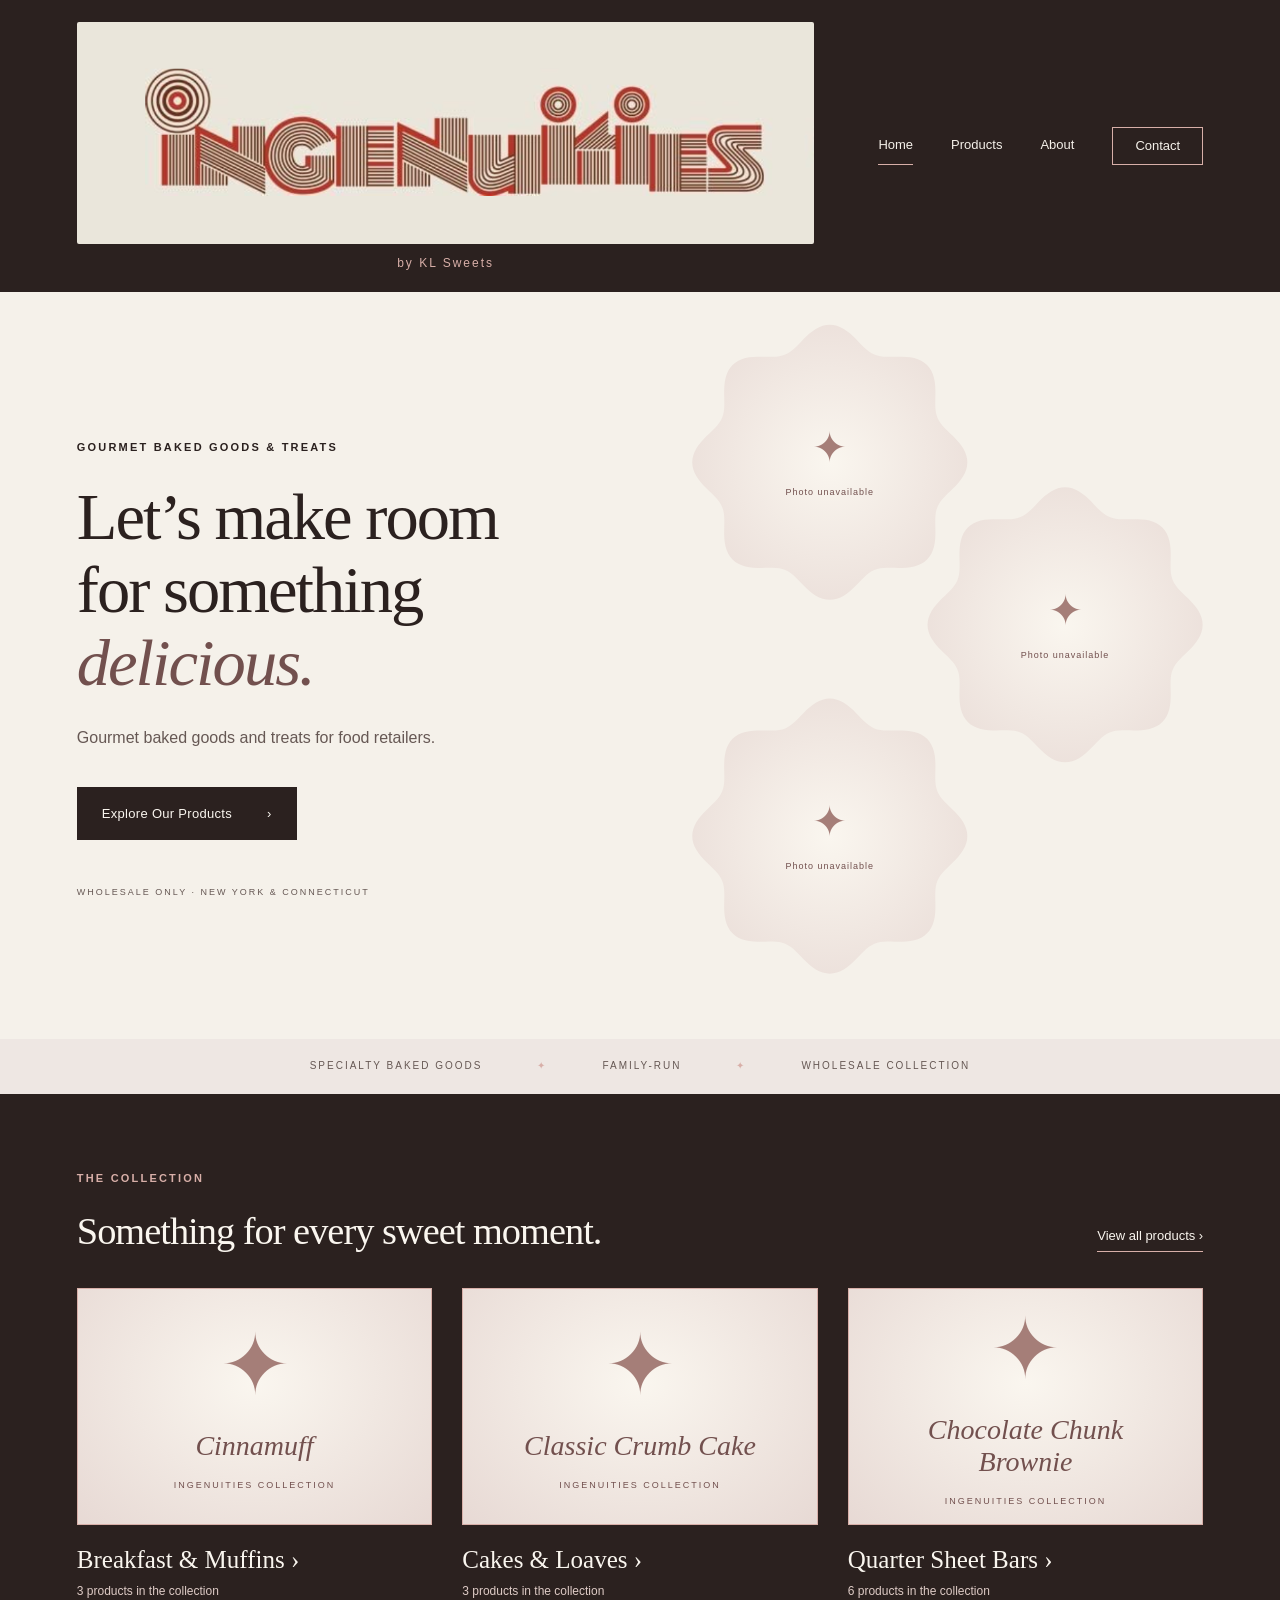
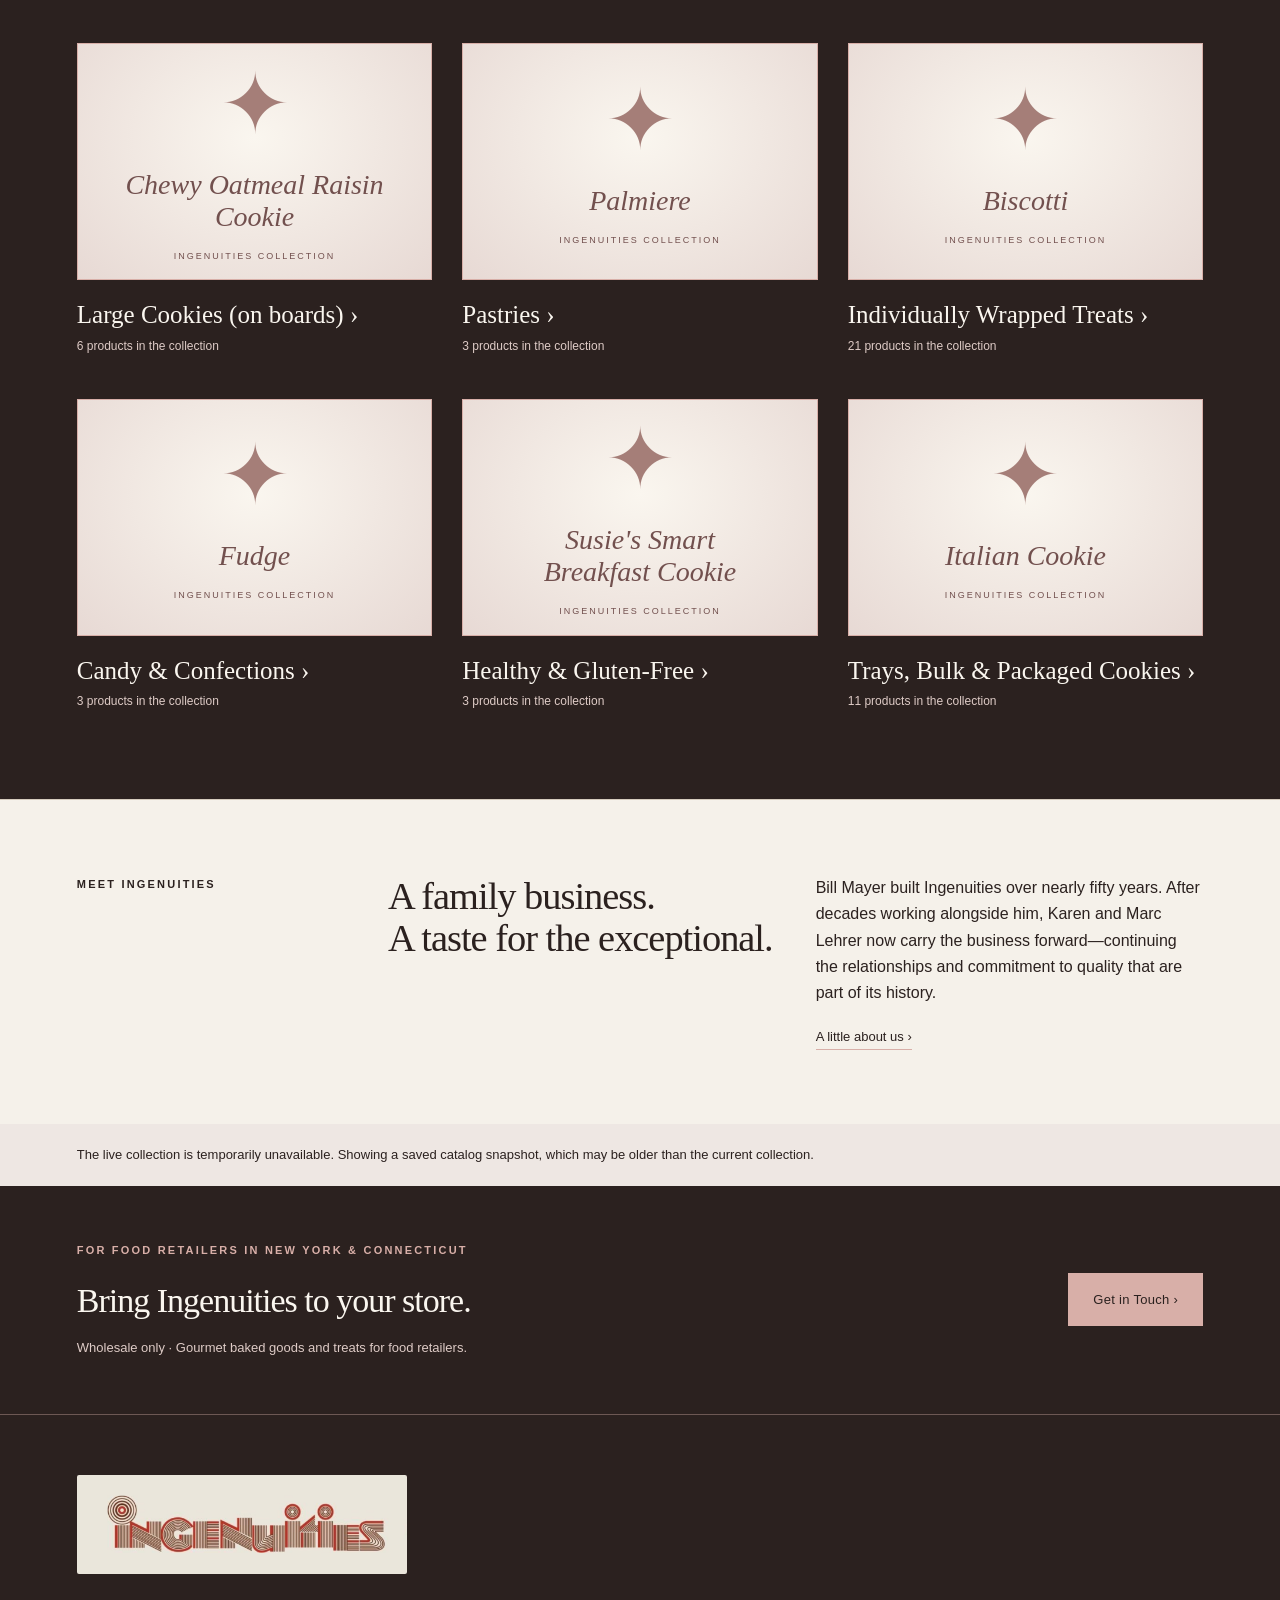
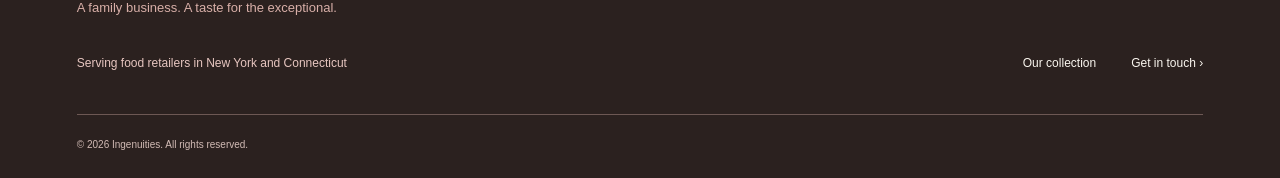
<file: public/index.html>
<!doctype html><html lang="en"><head><meta charset="utf-8"><meta name="viewport" content="width=device-width, initial-scale=1"><meta name="description" content="Ingenuities gourmet baked goods and treats, available exclusively to food retailers in New York and Connecticut."><title>Gourmet baked goods and treats | Ingenuities</title><link rel="stylesheet" href="assets/styles.css"><script type="module" src="js/app.js"></script></head><body data-page="index"><a class="skip-link" href="#main">Skip to content</a><header><div class="header-inner"><a class="brand" href="index.html" aria-label="Ingenuities home">Ingenuities<span>by KL Sweets</span></a><button class="menu-toggle" aria-expanded="false" aria-controls="navigation">Menu</button><nav id="navigation" aria-label="Main navigation"><a aria-current="page" href="index.html">Home</a><a href="products.html">Products</a><a href="about.html">About</a><a href="contact.html">Contact</a></nav></div></header><main id="main"><section class="hero"><div class="hero-copy"><p class="eyebrow">GOURMET BAKED GOODS & TREATS</p><h1>Let’s make room<br>for something<br><em>delicious.</em></h1><p>Gourmet baked goods and treats for food retailers.</p><a class="button" href="products.html">Explore Our Products <span aria-hidden="true">›</span></a><div class="hero-note">WHOLESALE ONLY · NEW YORK & CONNECTICUT</div></div><div id="hero-image" class="hero-image" aria-label="From our product collection"></div></section><div class="ribbon">SPECIALTY BAKED GOODS <span>✦</span> FAMILY-RUN <span>✦</span> WHOLESALE COLLECTION</div><section class="section collection-section"><div class="section-heading"><div><p class="eyebrow">THE COLLECTION</p><h2>Something for every sweet moment.</h2></div><a class="text-link" href="products.html">View all products ›</a></div><div id="categories" class="category-grid"><p>Loading the collection…</p></div></section><section class="story section"><p class="eyebrow">MEET INGENUITIES</p><h2>A family business.<br> A taste for the exceptional.</h2><div><p>Bill Mayer built Ingenuities over nearly fifty years. After decades working alongside him, Karen and Marc Lehrer now carry the business forward—continuing the relationships and commitment to quality that are part of its history.</p><a class="text-link" href="about.html">A little about us ›</a></div></section><div id="catalog-notice" role="status"></div></main><section class="inquiry-banner"><div><p class="eyebrow">FOR FOOD RETAILERS IN NEW YORK & CONNECTICUT</p><h2>Bring Ingenuities to your store.</h2><p class="wholesale-note">Wholesale only · Gourmet baked goods and treats for food retailers.</p></div><a class="button light" href="contact.html">Get in Touch ›</a></section><footer><a class="footer-brand" href="index.html">Ingenuities</a><p>A family business. A taste for the exceptional.</p><div><span>Serving food retailers in New York and Connecticut</span><a href="products.html">Our collection</a><a href="contact.html">Get in touch ›</a></div><small>© 2026 Ingenuities. All rights reserved.</small></footer></body></html>
</file>
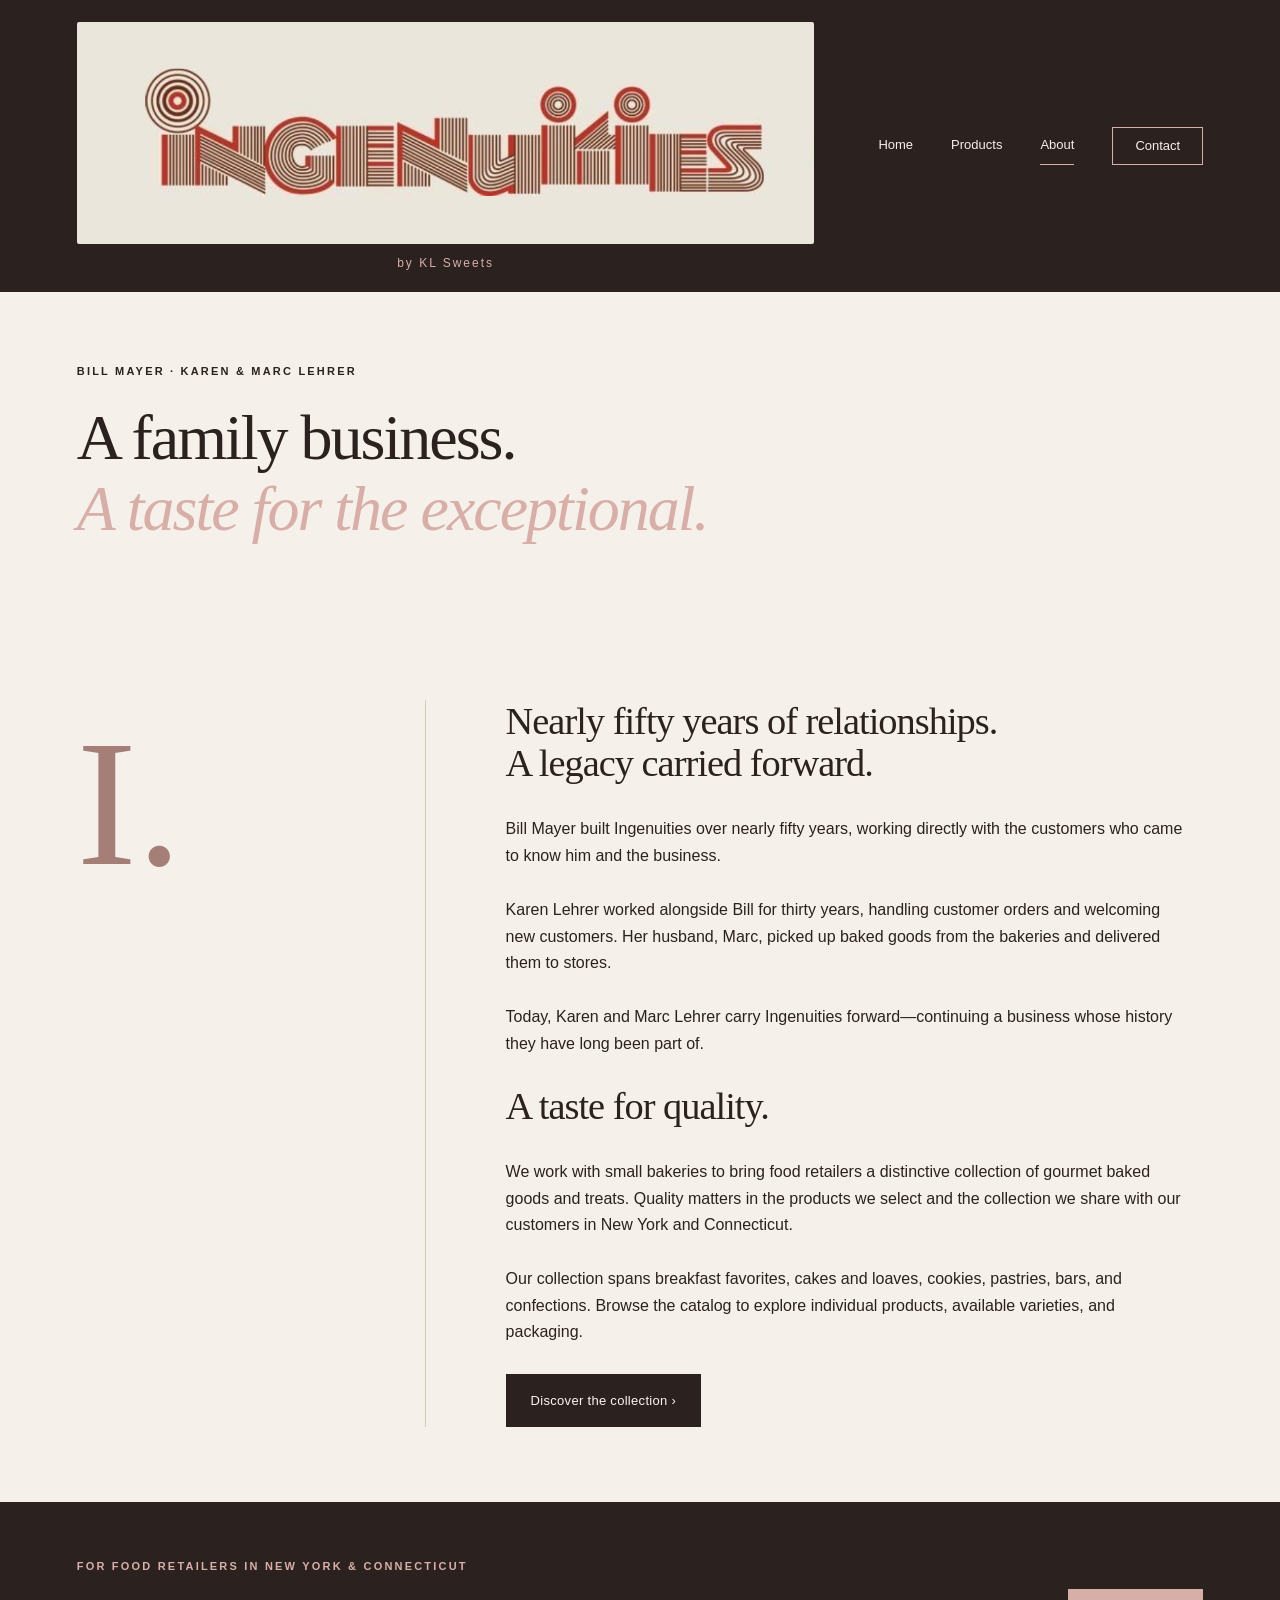
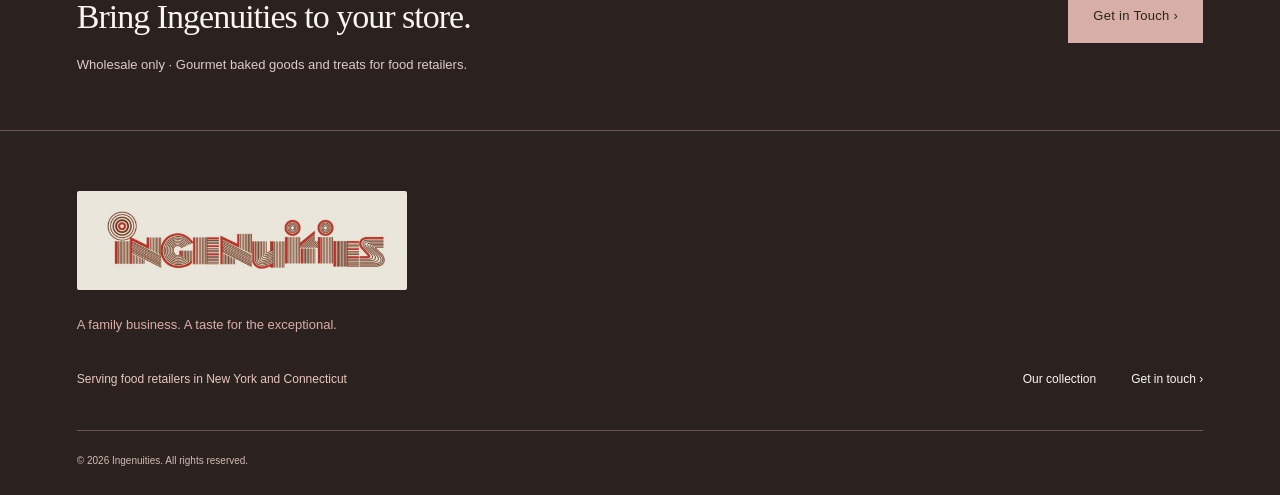
<file: public/about.html>
<!doctype html><html lang="en"><head><meta charset="utf-8"><meta name="viewport" content="width=device-width, initial-scale=1"><meta name="description" content="Ingenuities gourmet baked goods and treats, available exclusively to food retailers in New York and Connecticut."><title>About our family business | Ingenuities</title><link rel="stylesheet" href="assets/styles.css"><script type="module" src="js/app.js"></script></head><body data-page="about"><a class="skip-link" href="#main">Skip to content</a><header><div class="header-inner"><a class="brand" href="index.html" aria-label="Ingenuities home">Ingenuities<span>by KL Sweets</span></a><button class="menu-toggle" aria-expanded="false" aria-controls="navigation">Menu</button><nav id="navigation" aria-label="Main navigation"><a href="index.html">Home</a><a href="products.html">Products</a><a aria-current="page" href="about.html">About</a><a href="contact.html">Contact</a></nav></div></header><main id="main"><section class="page-intro"><p class="eyebrow">BILL MAYER · KAREN & MARC LEHRER</p><h1>A family business.<br><em>A taste for the exceptional.</em></h1></section><section class="section about-layout"><div class="editorial-number" aria-hidden="true">I.</div><div class="prose"><h2>Nearly fifty years of relationships.<br>A legacy carried forward.</h2><p>Bill Mayer built Ingenuities over nearly fifty years, working directly with the customers who came to know him and the business.</p><p>Karen Lehrer worked alongside Bill for thirty years, handling customer orders and welcoming new customers. Her husband, Marc, picked up baked goods from the bakeries and delivered them to stores.</p><p>Today, Karen and Marc Lehrer carry Ingenuities forward—continuing a business whose history they have long been part of.</p><h2>A taste for quality.</h2><p>We work with small bakeries to bring food retailers a distinctive collection of gourmet baked goods and treats. Quality matters in the products we select and the collection we share with our customers in New York and Connecticut.</p><p>Our collection spans breakfast favorites, cakes and loaves, cookies, pastries, bars, and confections. Browse the catalog to explore individual products, available varieties, and packaging.</p><a class="button" href="products.html">Discover the collection ›</a></div></section><div id="catalog-notice" role="status"></div></main><section class="inquiry-banner"><div><p class="eyebrow">FOR FOOD RETAILERS IN NEW YORK & CONNECTICUT</p><h2>Bring Ingenuities to your store.</h2><p class="wholesale-note">Wholesale only · Gourmet baked goods and treats for food retailers.</p></div><a class="button light" href="contact.html">Get in Touch ›</a></section><footer><a class="footer-brand" href="index.html">Ingenuities</a><p>A family business. A taste for the exceptional.</p><div><span>Serving food retailers in New York and Connecticut</span><a href="products.html">Our collection</a><a href="contact.html">Get in touch ›</a></div><small>© 2026 Ingenuities. All rights reserved.</small></footer></body></html>
</file>
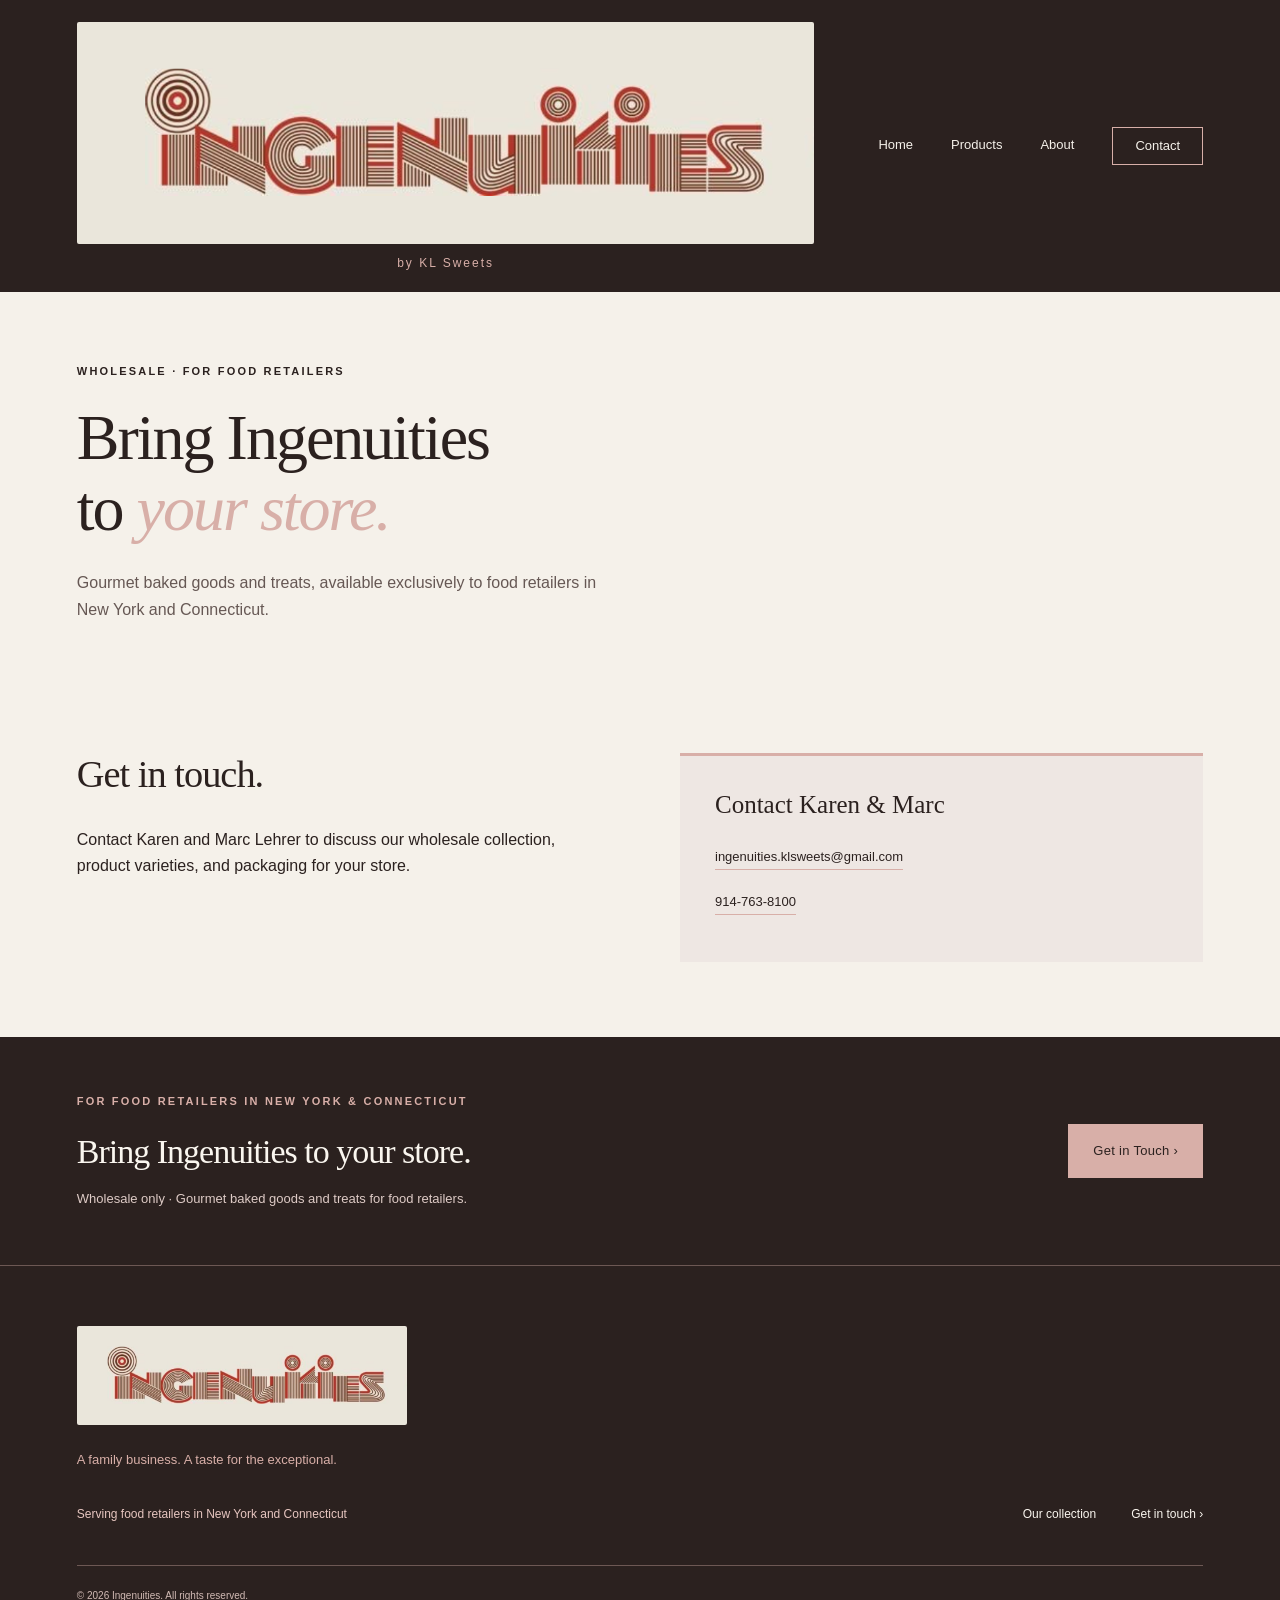
<file: public/contact.html>
<!doctype html><html lang="en"><head><meta charset="utf-8"><meta name="viewport" content="width=device-width, initial-scale=1"><meta name="description" content="Ingenuities gourmet baked goods and treats, available exclusively to food retailers in New York and Connecticut."><title>Get in touch | Ingenuities</title><link rel="stylesheet" href="assets/styles.css"><script type="module" src="js/app.js"></script></head><body data-page="contact"><a class="skip-link" href="#main">Skip to content</a><header><div class="header-inner"><a class="brand" href="index.html" aria-label="Ingenuities home">Ingenuities<span>by KL Sweets</span></a><button class="menu-toggle" aria-expanded="false" aria-controls="navigation">Menu</button><nav id="navigation" aria-label="Main navigation"><a href="index.html">Home</a><a href="products.html">Products</a><a href="about.html">About</a><a aria-current="page" href="contact.html">Contact</a></nav></div></header><main id="main"><section class="page-intro"><p class="eyebrow">WHOLESALE · FOR FOOD RETAILERS</p><h1>Bring Ingenuities<br>to <em>your store.</em></h1><p>Gourmet baked goods and treats, available exclusively to food retailers in New York and Connecticut.</p></section><section class="section contact-layout"><div><h2>Get in touch.</h2><p>Contact Karen and Marc Lehrer to discuss our wholesale collection, product varieties, and packaging for your store.</p><p id="inquiry-product"></p></div><div id="contact-info" class="contact-box"></div></section><div id="catalog-notice" role="status"></div></main><section class="inquiry-banner"><div><p class="eyebrow">FOR FOOD RETAILERS IN NEW YORK & CONNECTICUT</p><h2>Bring Ingenuities to your store.</h2><p class="wholesale-note">Wholesale only · Gourmet baked goods and treats for food retailers.</p></div><a class="button light" href="contact.html">Get in Touch ›</a></section><footer><a class="footer-brand" href="index.html">Ingenuities</a><p>A family business. A taste for the exceptional.</p><div><span>Serving food retailers in New York and Connecticut</span><a href="products.html">Our collection</a><a href="contact.html">Get in touch ›</a></div><small>© 2026 Ingenuities. All rights reserved.</small></footer></body></html>
</file>
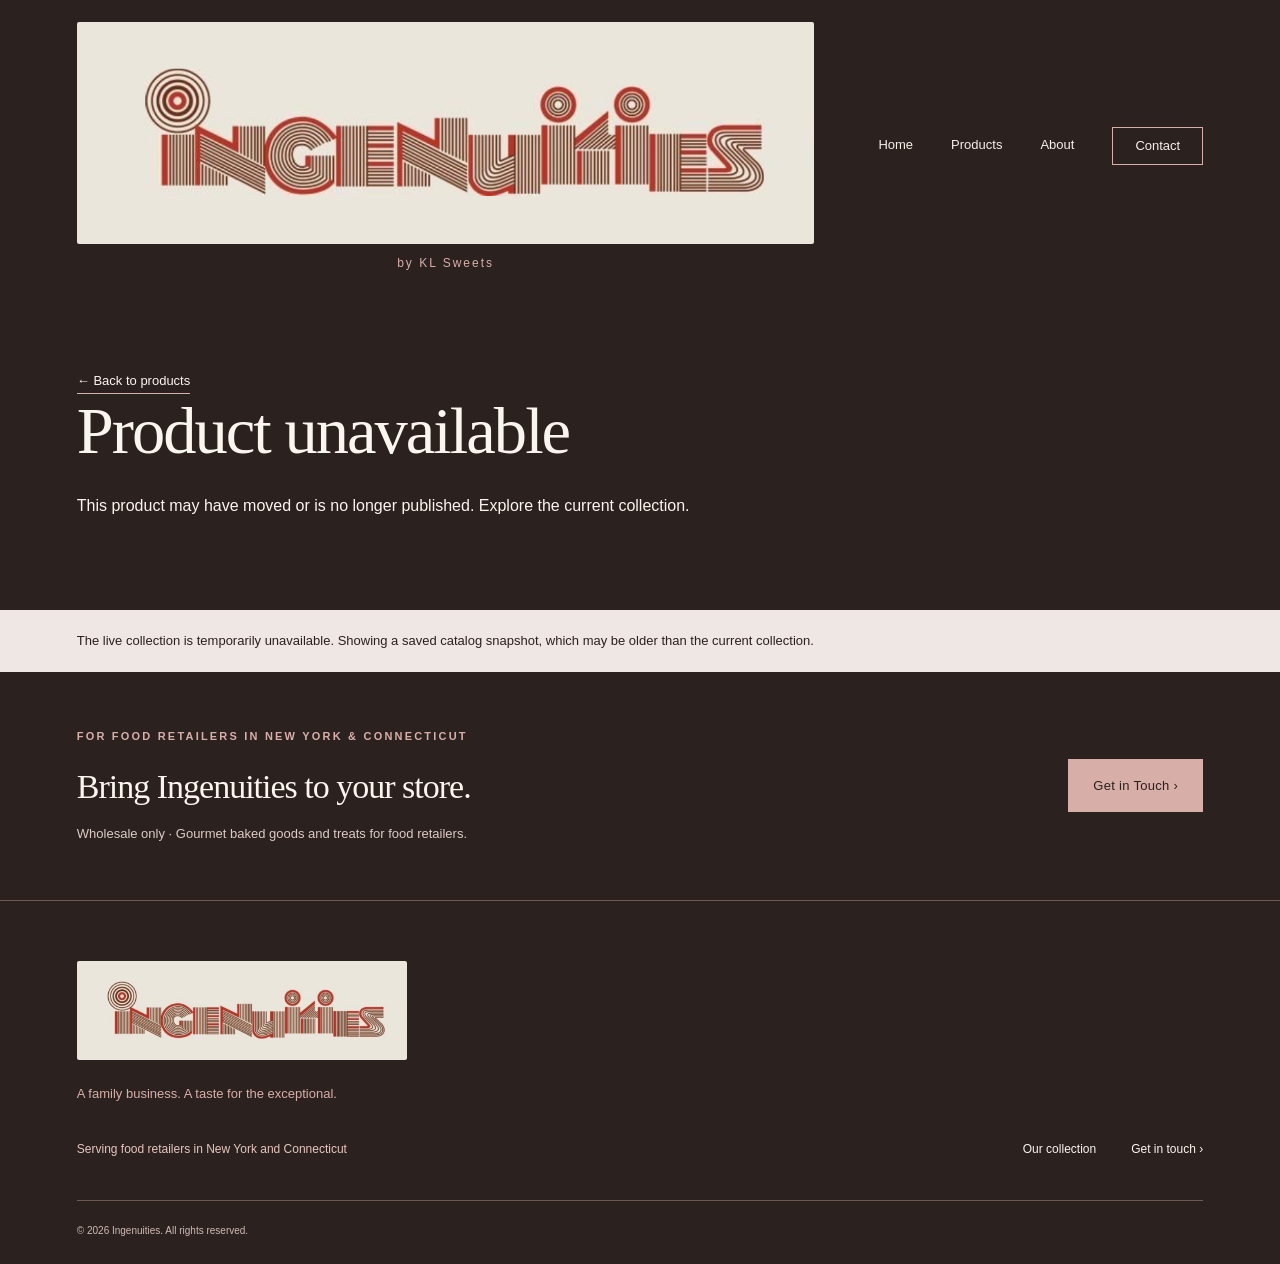
<file: public/product.html>
<!doctype html><html lang="en"><head><meta charset="utf-8"><meta name="viewport" content="width=device-width, initial-scale=1"><meta name="description" content="Ingenuities gourmet baked goods and treats, available exclusively to food retailers in New York and Connecticut."><title>Product details | Ingenuities</title><link rel="stylesheet" href="assets/styles.css"><script type="module" src="js/app.js"></script></head><body data-page="product"><a class="skip-link" href="#main">Skip to content</a><header><div class="header-inner"><a class="brand" href="index.html" aria-label="Ingenuities home">Ingenuities<span>by KL Sweets</span></a><button class="menu-toggle" aria-expanded="false" aria-controls="navigation">Menu</button><nav id="navigation" aria-label="Main navigation"><a href="index.html">Home</a><a href="products.html">Products</a><a href="about.html">About</a><a href="contact.html">Contact</a></nav></div></header><main id="main"><section id="detail" class="section" aria-live="polite"><p>Loading product…</p></section><div id="catalog-notice" role="status"></div></main><section class="inquiry-banner"><div><p class="eyebrow">FOR FOOD RETAILERS IN NEW YORK & CONNECTICUT</p><h2>Bring Ingenuities to your store.</h2><p class="wholesale-note">Wholesale only · Gourmet baked goods and treats for food retailers.</p></div><a class="button light" href="contact.html">Get in Touch ›</a></section><footer><a class="footer-brand" href="index.html">Ingenuities</a><p>A family business. A taste for the exceptional.</p><div><span>Serving food retailers in New York and Connecticut</span><a href="products.html">Our collection</a><a href="contact.html">Get in touch ›</a></div><small>© 2026 Ingenuities. All rights reserved.</small></footer></body></html>
</file>
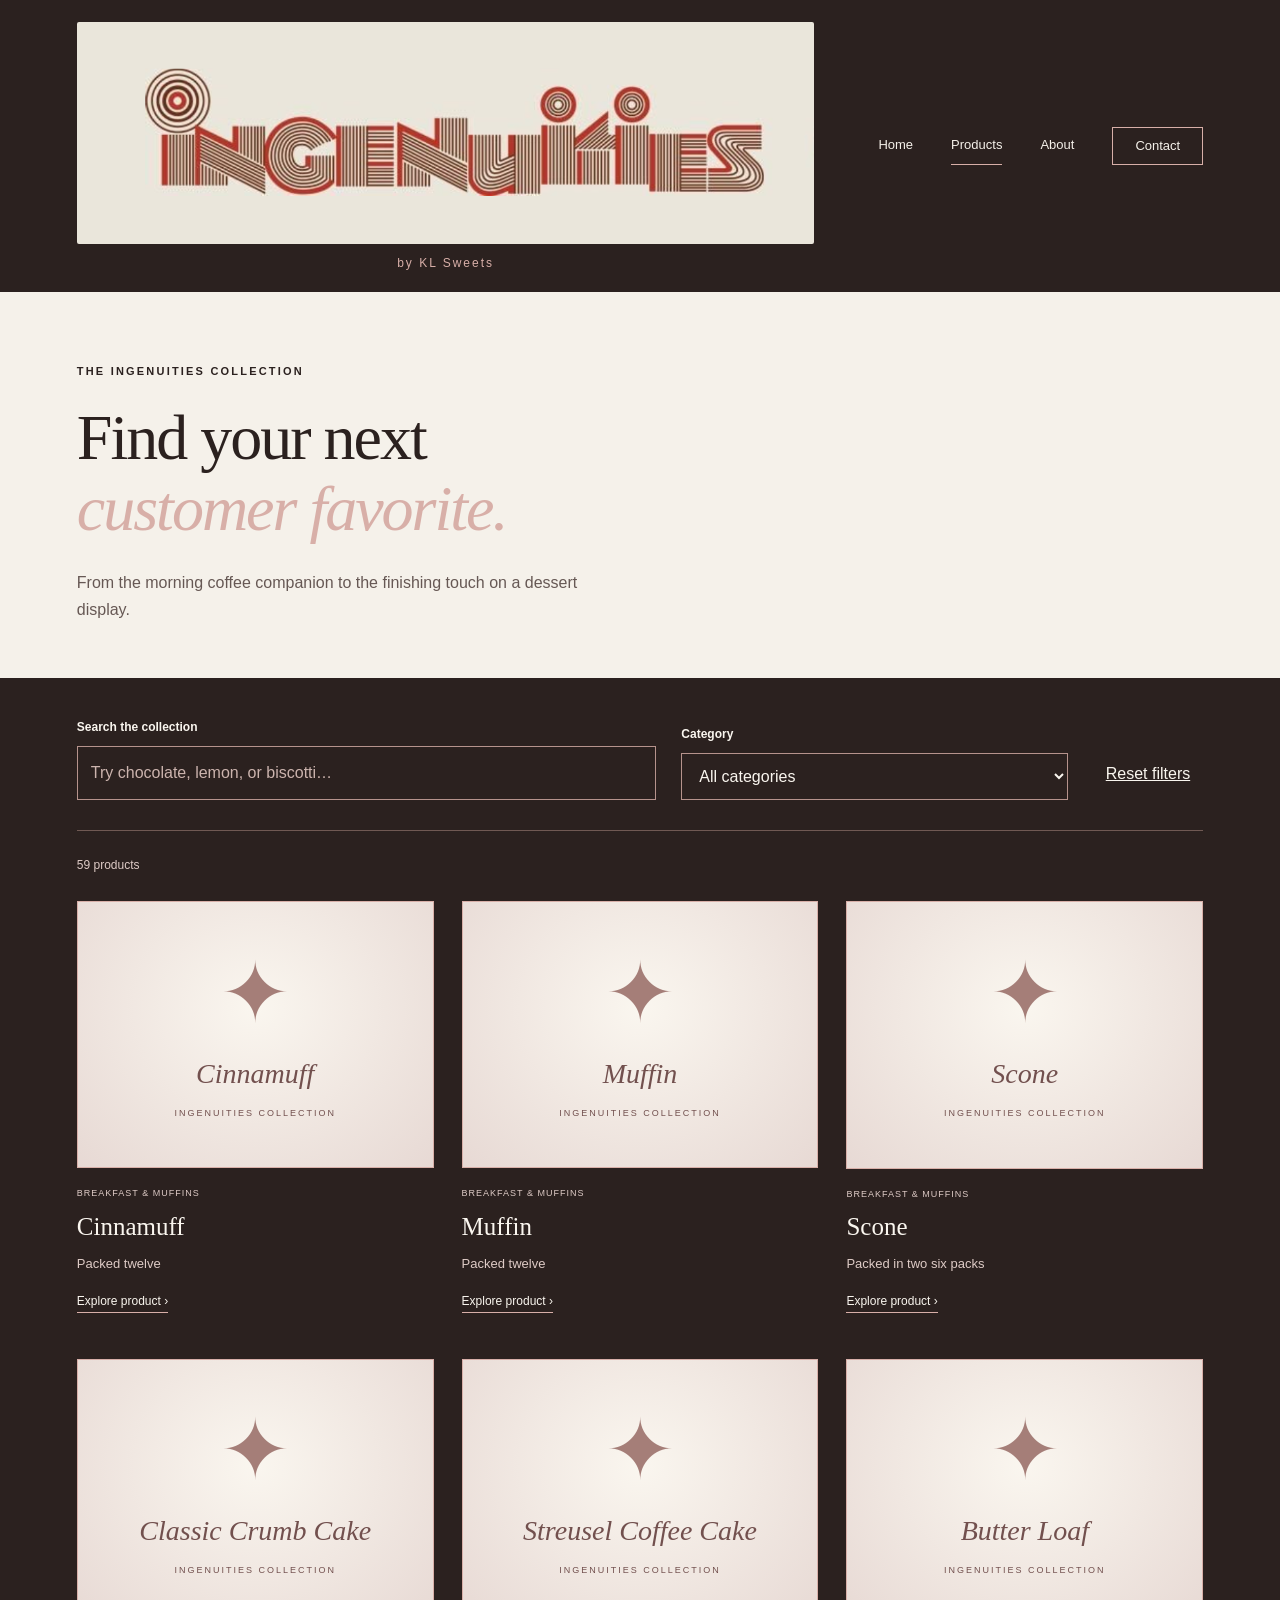
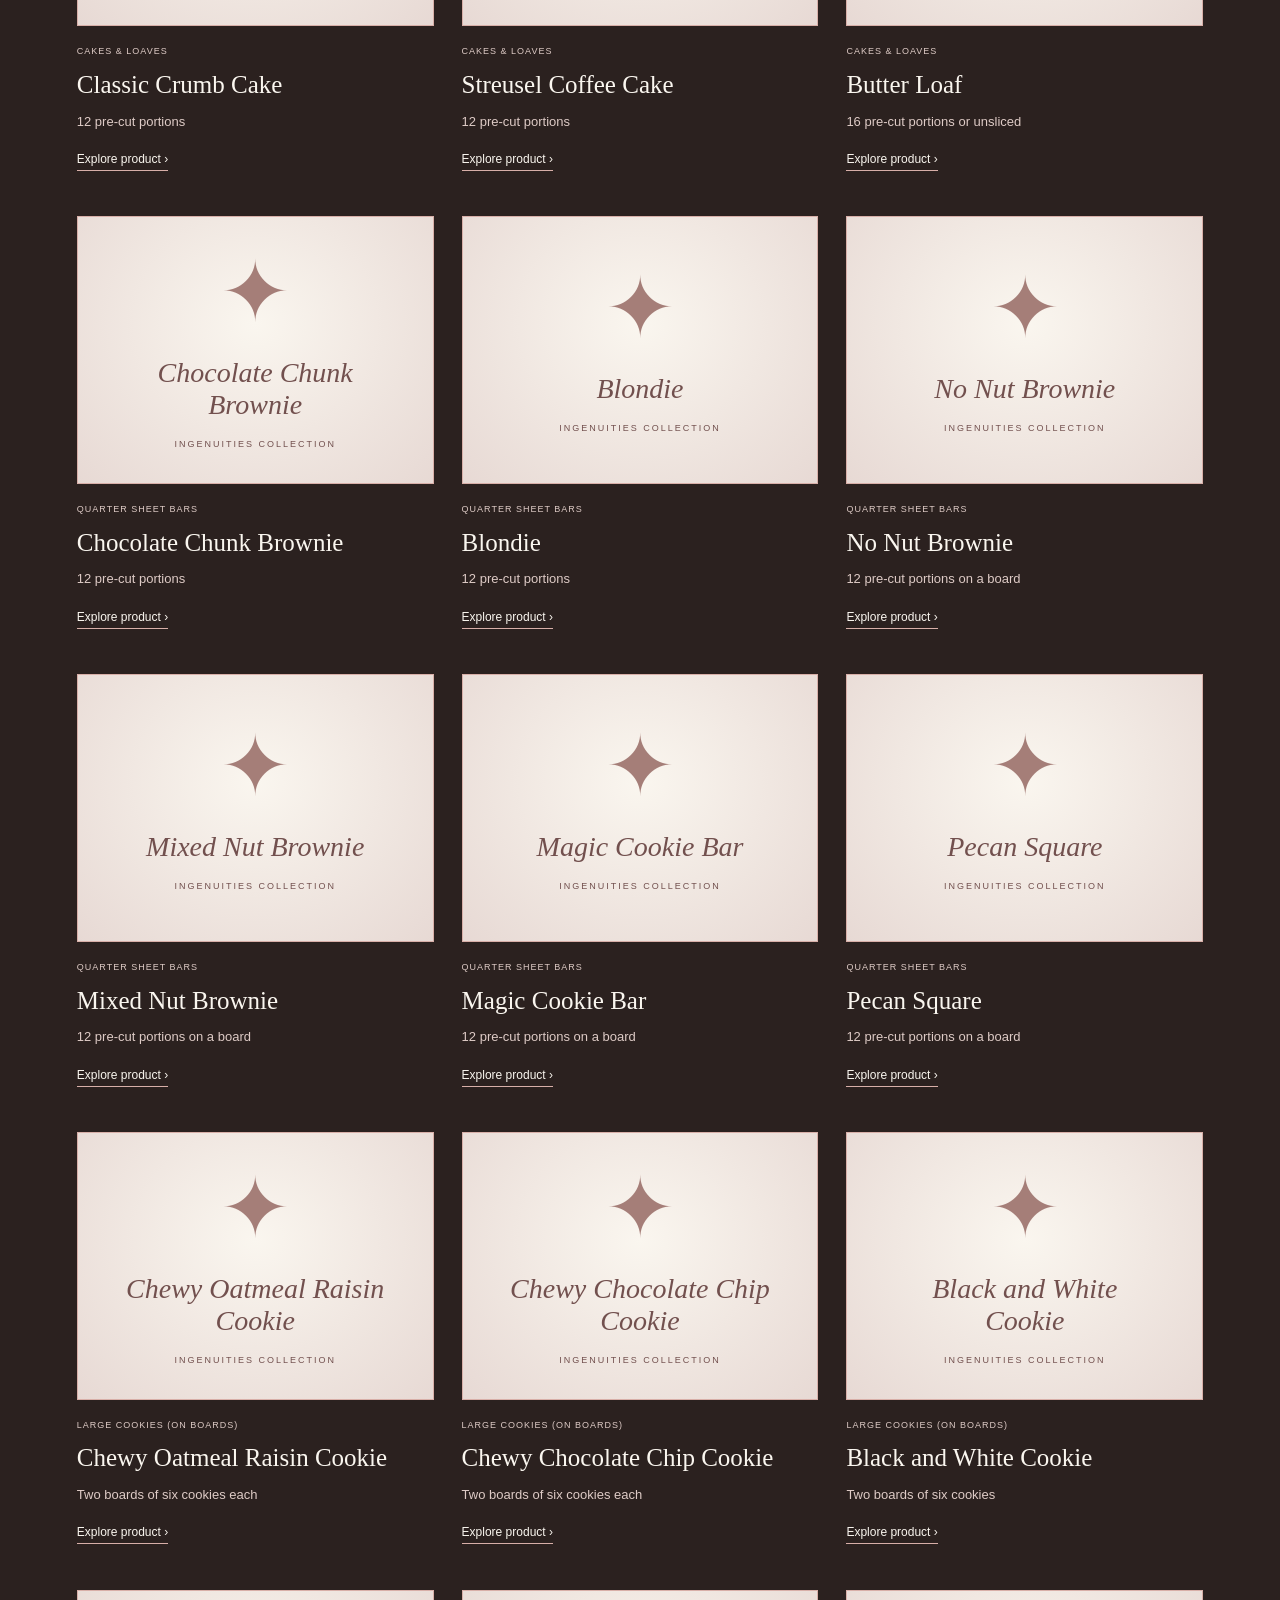
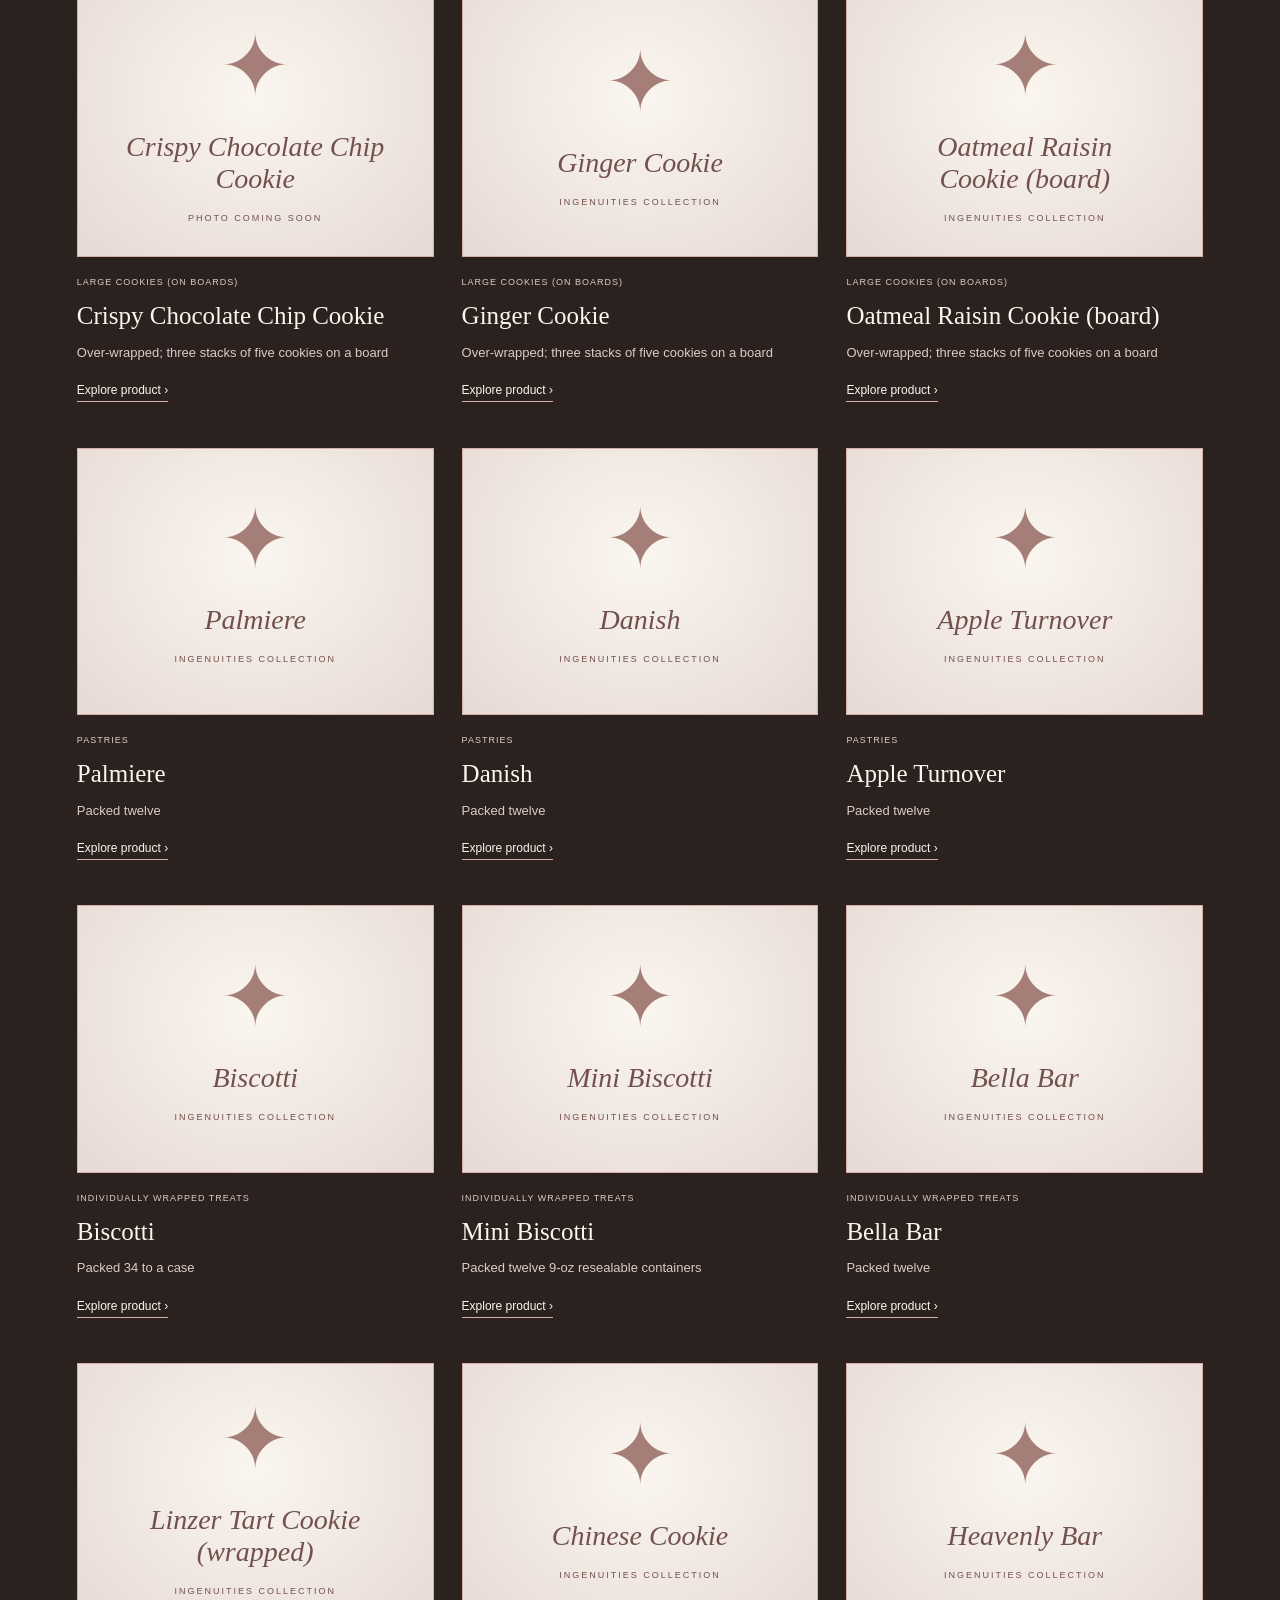
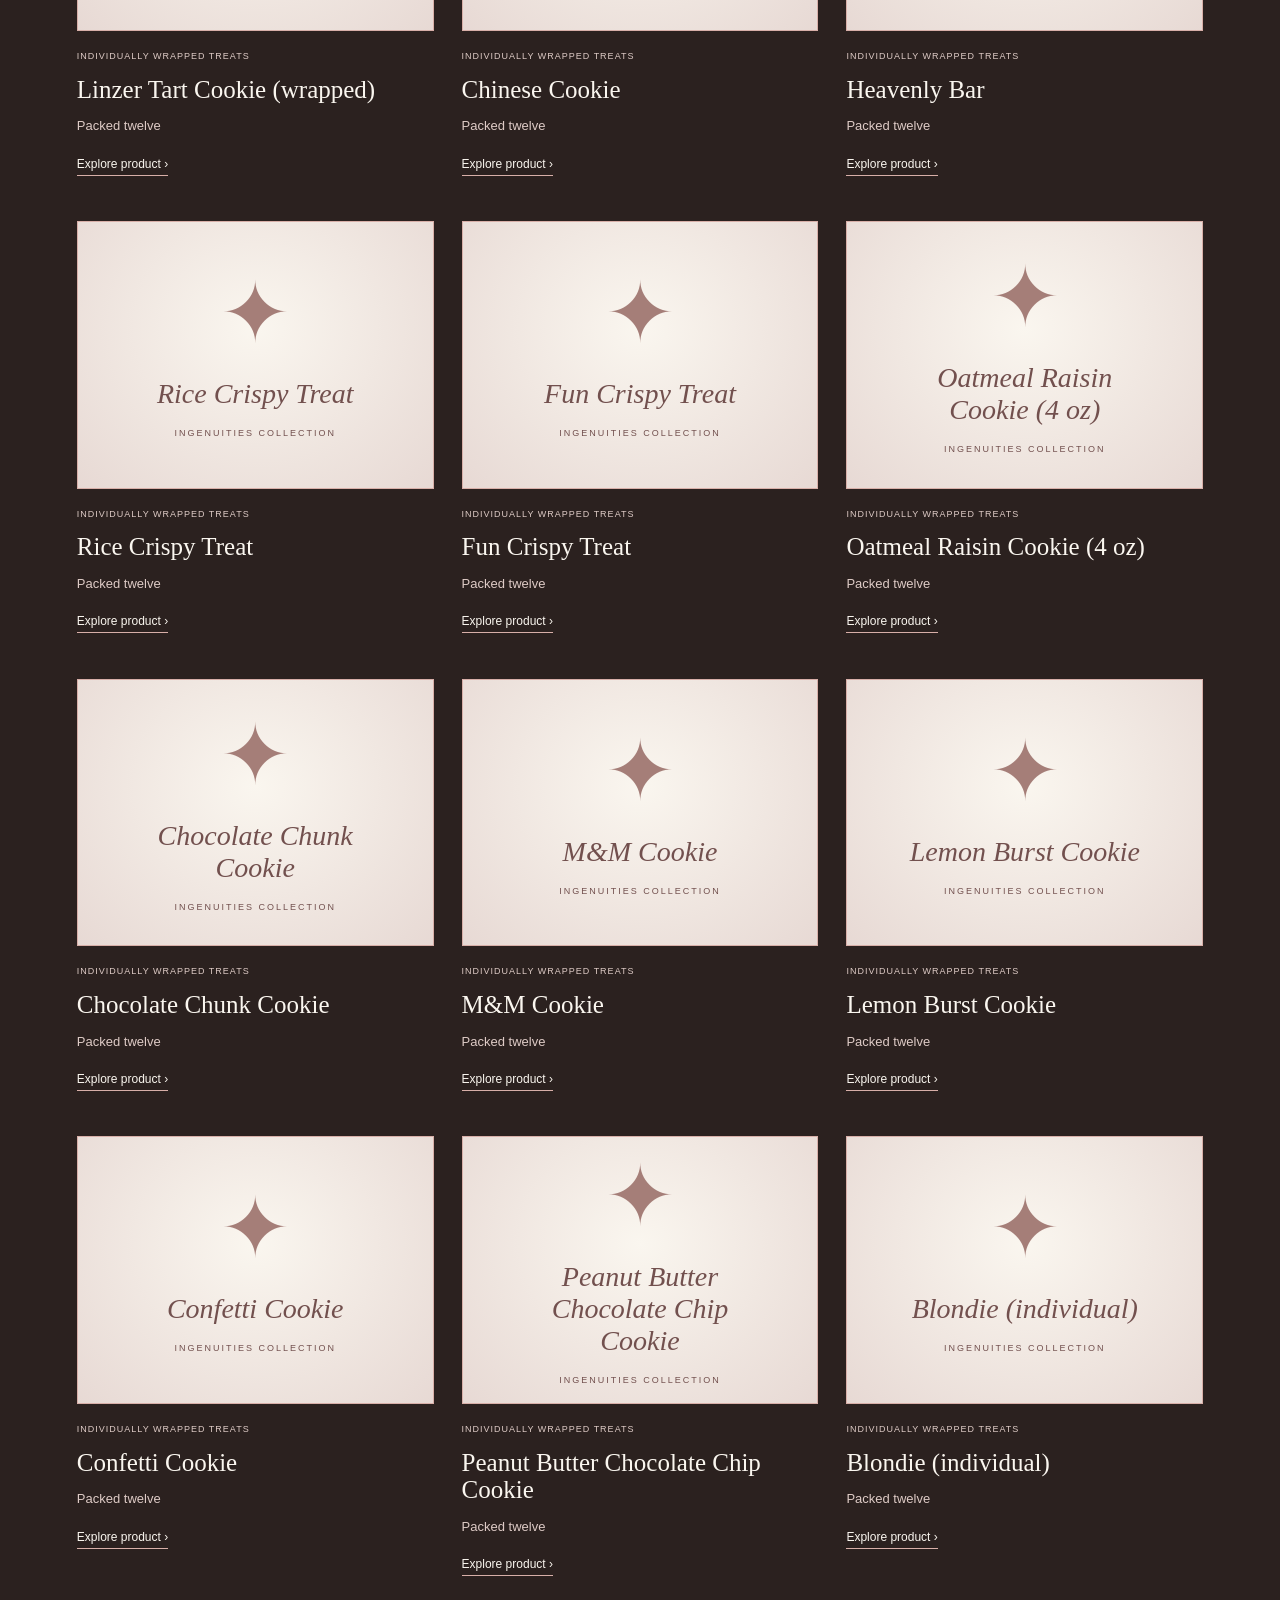
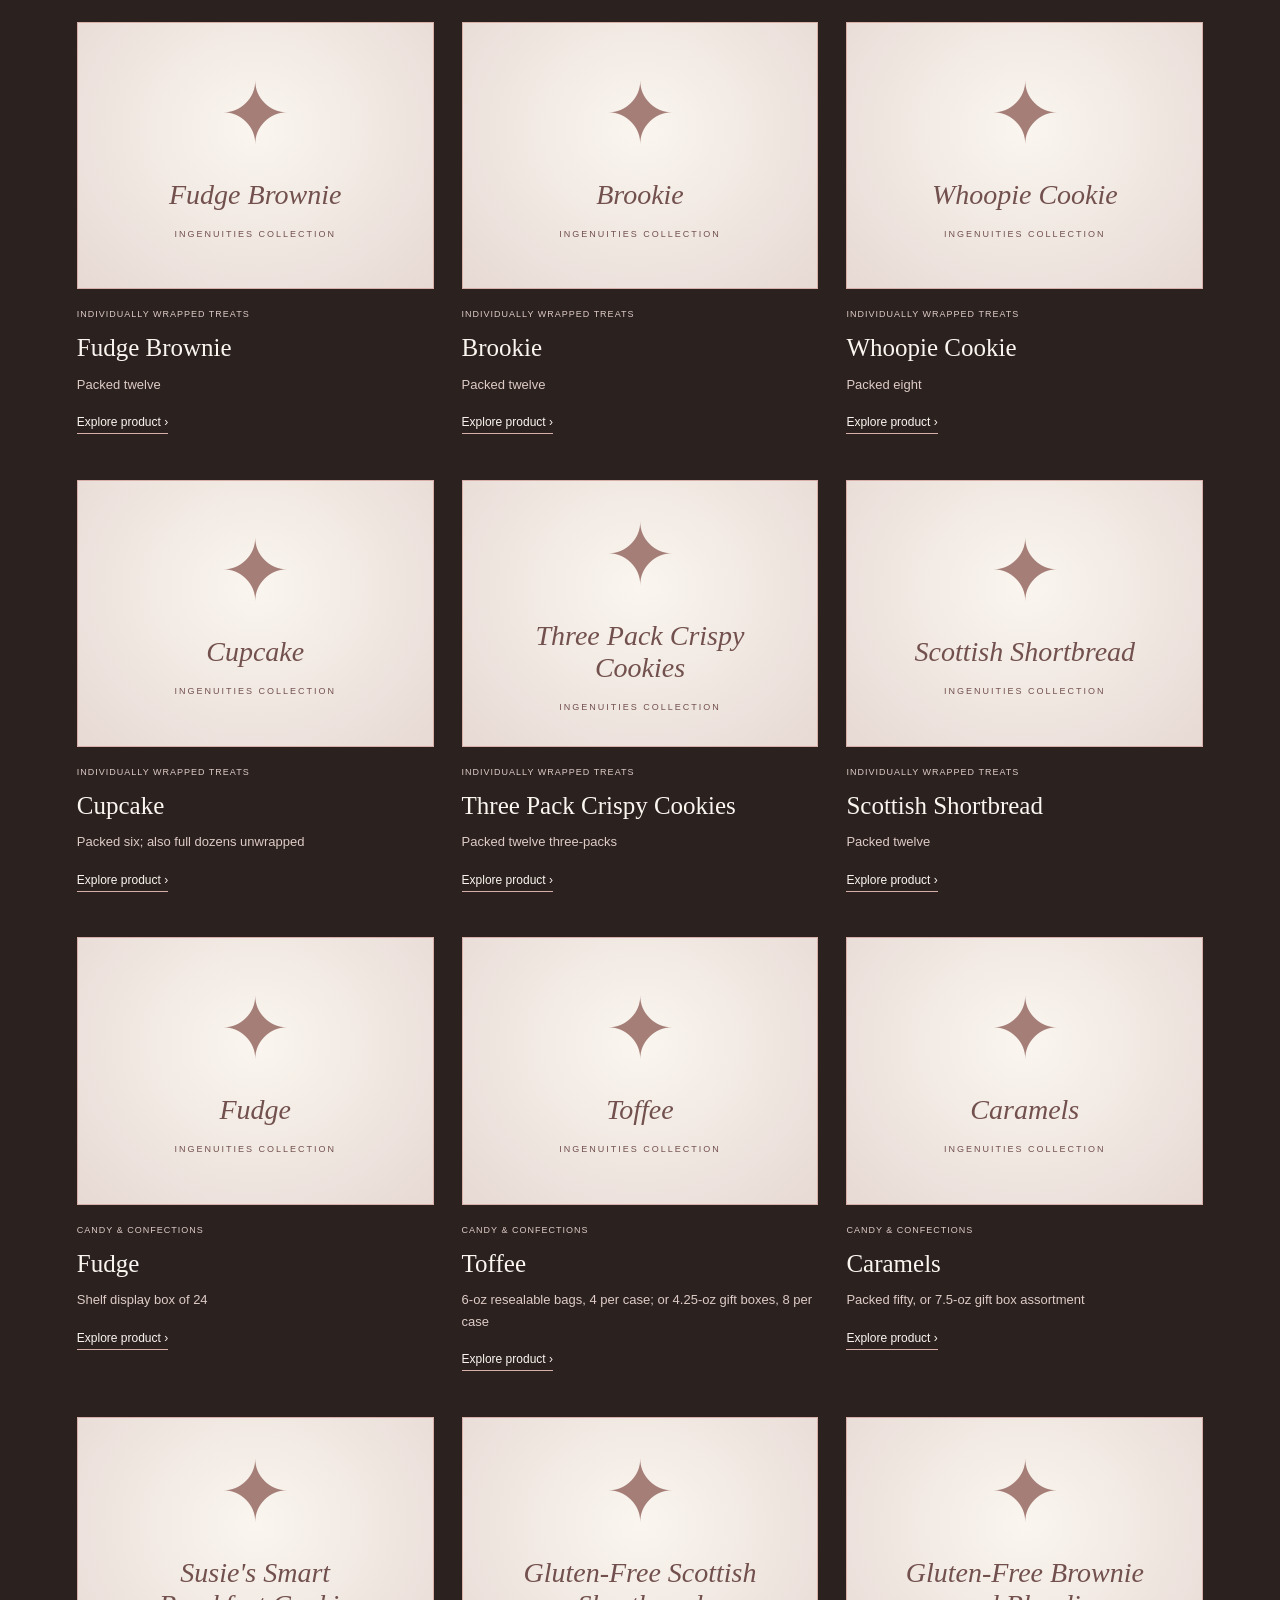
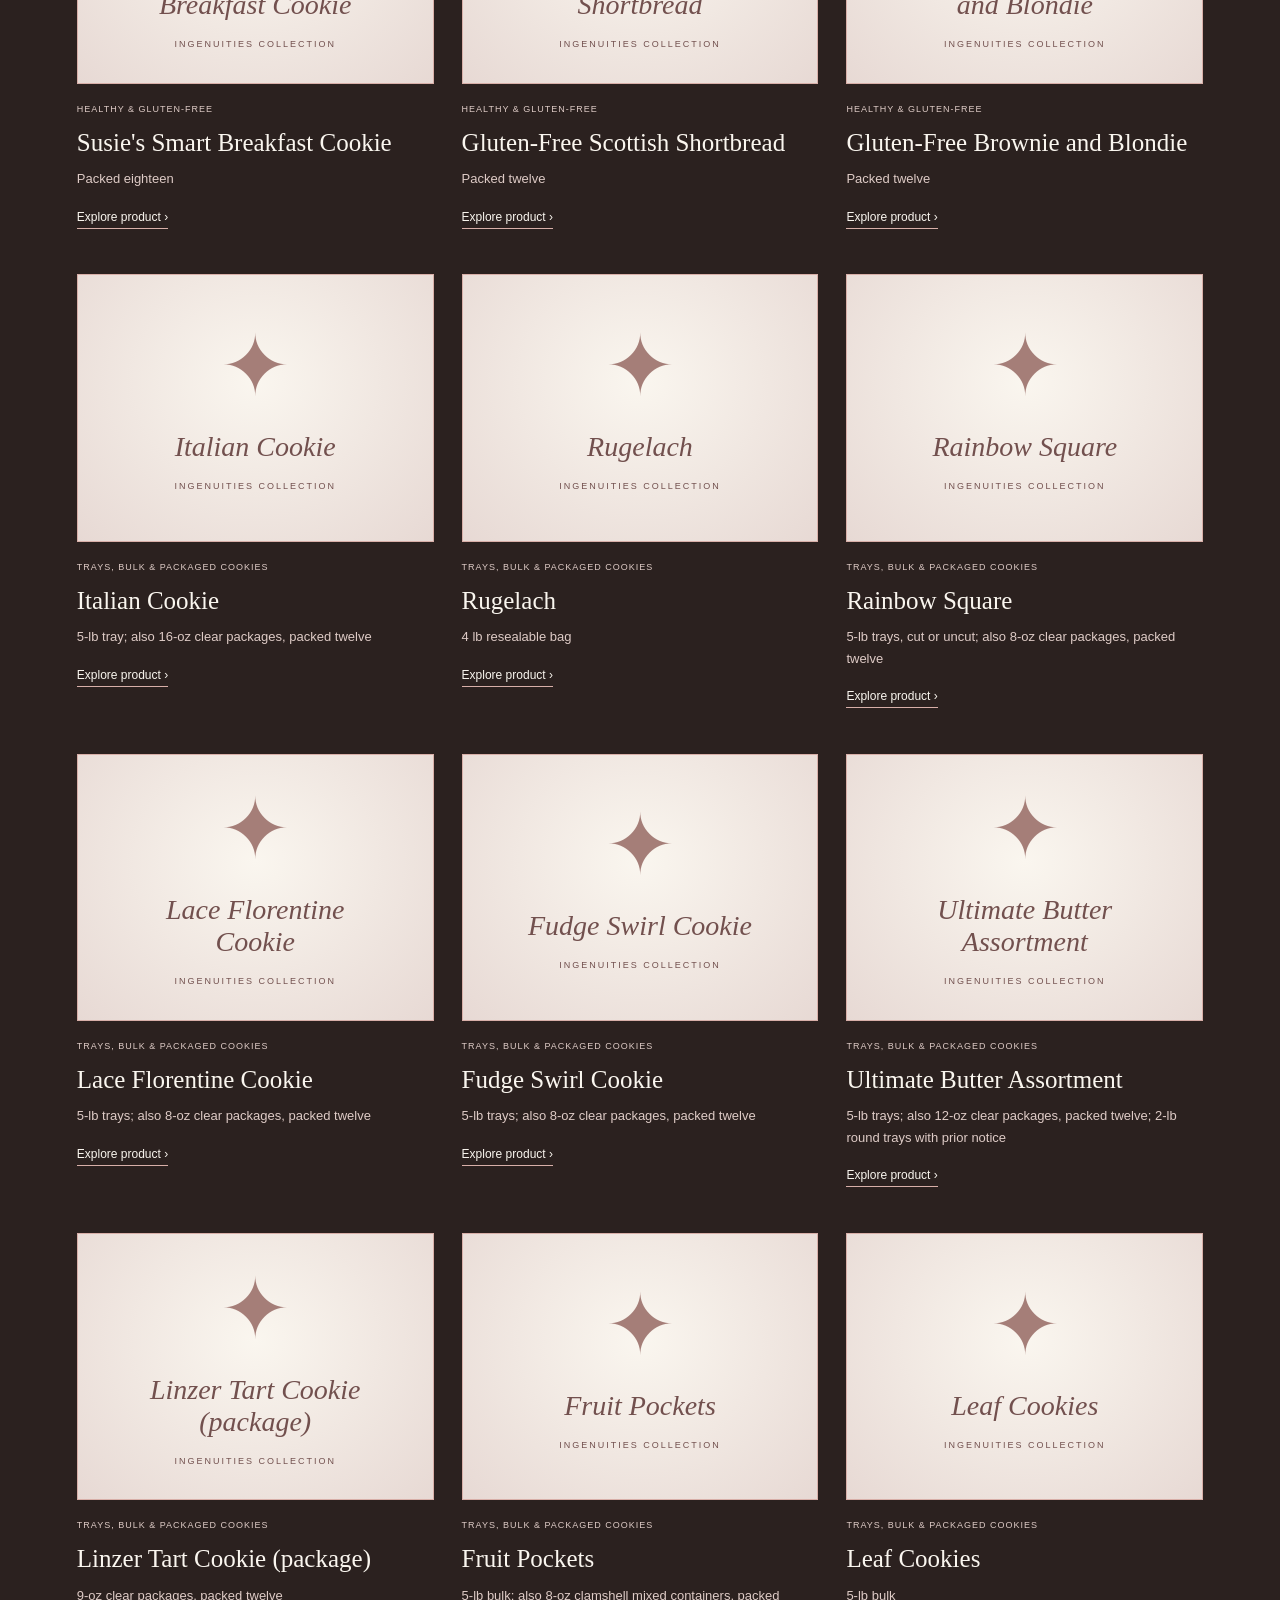
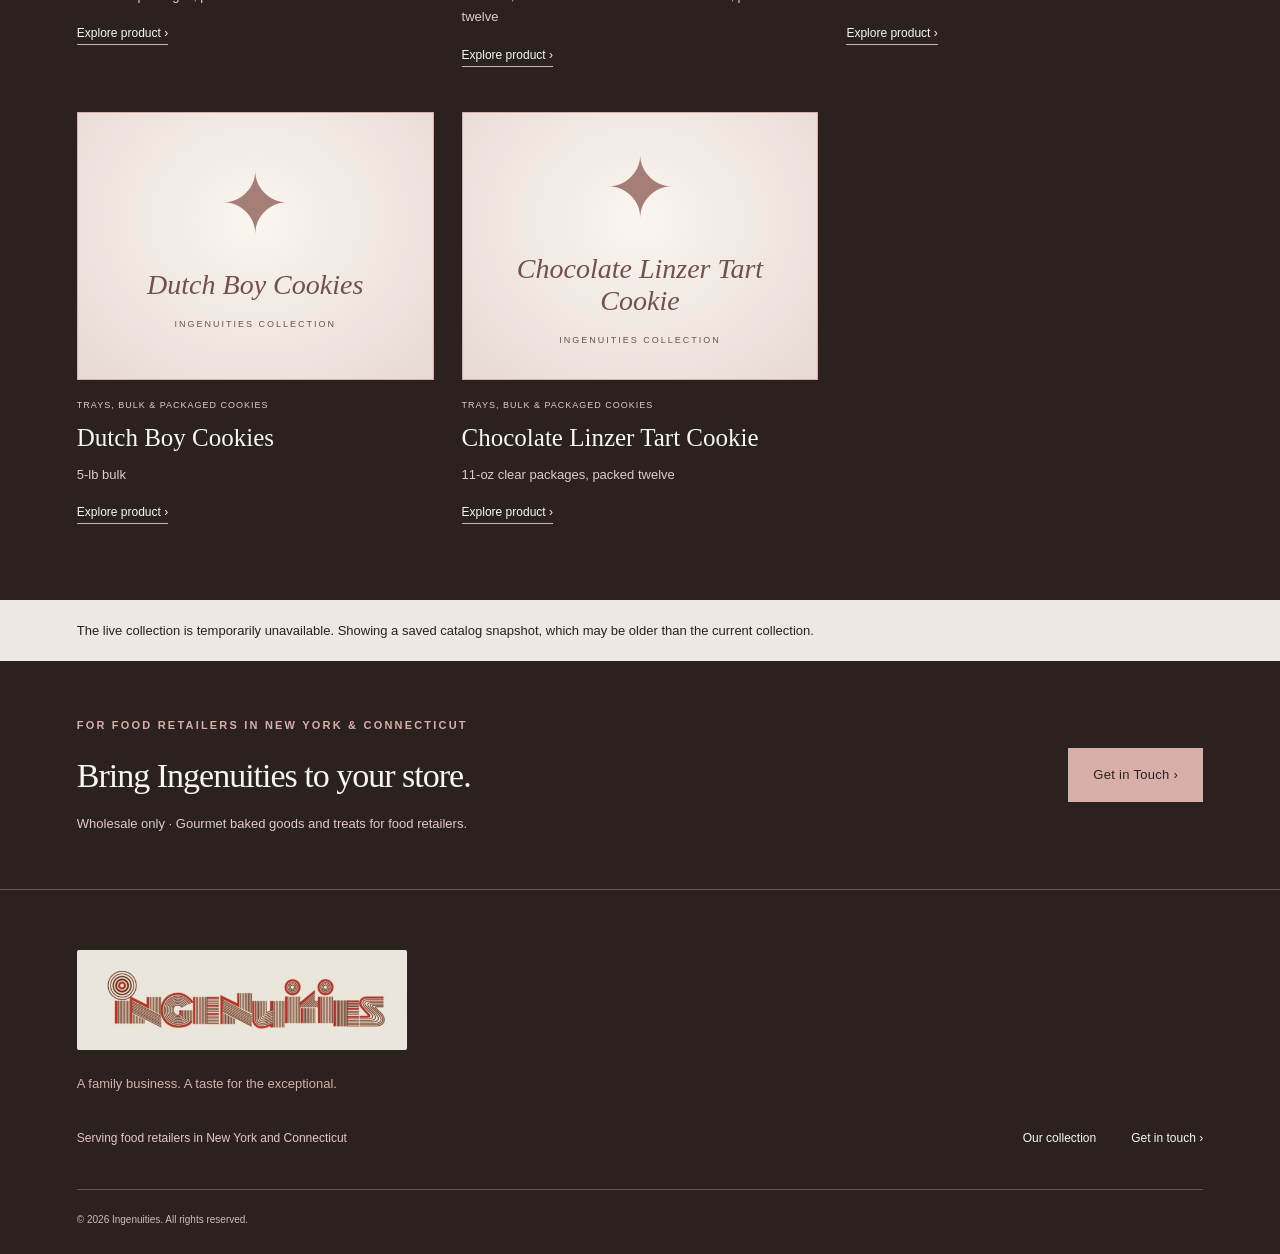
<file: public/products.html>
<!doctype html><html lang="en"><head><meta charset="utf-8"><meta name="viewport" content="width=device-width, initial-scale=1"><meta name="description" content="Ingenuities gourmet baked goods and treats, available exclusively to food retailers in New York and Connecticut."><title>Our product collection | Ingenuities</title><link rel="stylesheet" href="assets/styles.css"><script type="module" src="js/app.js"></script></head><body data-page="products"><a class="skip-link" href="#main">Skip to content</a><header><div class="header-inner"><a class="brand" href="index.html" aria-label="Ingenuities home">Ingenuities<span>by KL Sweets</span></a><button class="menu-toggle" aria-expanded="false" aria-controls="navigation">Menu</button><nav id="navigation" aria-label="Main navigation"><a href="index.html">Home</a><a aria-current="page" href="products.html">Products</a><a href="about.html">About</a><a href="contact.html">Contact</a></nav></div></header><main id="main"><section class="page-intro"><p class="eyebrow">THE INGENUITIES COLLECTION</p><h1>Find your next<br><em>customer favorite.</em></h1><p>From the morning coffee companion to the finishing touch on a dessert display.</p></section><section class="section catalog"><div class="filters"><div><label for="search">Search the collection</label><input id="search" disabled type="search" placeholder="Try chocolate, lemon, or biscotti…"></div><div><label for="category">Category</label><select id="category" disabled><option value="">All categories</option></select></div><button id="reset" disabled class="reset">Reset filters</button></div><p id="results" role="status">Loading products…</p><div id="products" class="product-grid"></div></section><div id="catalog-notice" role="status"></div></main><section class="inquiry-banner"><div><p class="eyebrow">FOR FOOD RETAILERS IN NEW YORK & CONNECTICUT</p><h2>Bring Ingenuities to your store.</h2><p class="wholesale-note">Wholesale only · Gourmet baked goods and treats for food retailers.</p></div><a class="button light" href="contact.html">Get in Touch ›</a></section><footer><a class="footer-brand" href="index.html">Ingenuities</a><p>A family business. A taste for the exceptional.</p><div><span>Serving food retailers in New York and Connecticut</span><a href="products.html">Our collection</a><a href="contact.html">Get in touch ›</a></div><small>© 2026 Ingenuities. All rights reserved.</small></footer></body></html>
</file>
<file: public/assets/styles.css>
:root{--espresso:#2B211F;--cream:#F5F1EA;--paper:#eee7e3;--red:#D8AFA8;--ink:#2B211F;--muted:#74675d;--line:#d5cbbd}*{box-sizing:border-box}body{margin:0;background:var(--cream);color:var(--ink);font:16px/1.65 Arial,sans-serif}a{color:inherit;text-decoration:none}button,input,select{font:inherit}button,a,input,select{touch-action:manipulation}a:focus-visible,button:focus-visible,input:focus-visible,select:focus-visible{outline:3px solid #99736f;outline-offset:5px}h1,h2,h3,p{margin-top:0}h1,h2,h3{font-family:Georgia,serif;font-weight:400;line-height:1.1}h1{font-size:clamp(44px,5.2vw,78px);letter-spacing:-2px;margin-bottom:26px}h2{font-size:clamp(32px,3vw,45px);letter-spacing:-1px}h3{font-size:25px}em{font-weight:400;color:#72504e}.eyebrow{font-size:11px;letter-spacing:2.2px;font-weight:700;margin-bottom:23px}.skip-link{position:fixed;top:-100px;background:white;padding:12px;z-index:20}.skip-link:focus{top:0}header{background:var(--espresso);color:var(--cream)}.header-inner{max-width:1400px;margin:auto;min-height:108px;display:flex;align-items:center;justify-content:space-between;padding:20px 6%}.brand{font:italic 36px Georgia,serif;line-height:1}.brand span{display:block;font:8px Arial,sans-serif;letter-spacing:3px;margin-top:12px}.brand img{width:220px;height:auto;display:block;background:var(--cream)}nav{display:flex;gap:38px;font-size:13px}nav a{padding:7px 0}nav a[aria-current],nav a:hover{border-bottom:1px solid #D8AFA8}nav a:last-child{border:1px solid #D8AFA8;padding:7px 22px}.menu-toggle{display:none}.hero{background:var(--espresso);color:var(--cream);display:grid;grid-template-columns:1.07fr 1fr;max-width:none;min-height:570px;padding:32px 6% 65px;gap:6%}.hero-copy{padding-top:40px;max-width:650px}.hero-copy>p:not(.eyebrow){color:#665854;max-width:440px;font-size:16px;margin-bottom:35px}.button{display:inline-flex;align-items:center;justify-content:space-between;gap:35px;background:var(--red);color:#fff;padding:16px 25px;font-size:13px;letter-spacing:.3px;border:0}.button:hover{background:#edcbc5}.hero-note{font-size:9px;letter-spacing:2px;margin-top:45px;color:#746460}.hero-image{min-height:425px;position:relative;background:#eee7e3;border-radius:48% 48% 3px 3px;overflow:hidden}.visual{margin:0;background:var(--paper);position:relative;display:flex;align-items:center;justify-content:center;overflow:hidden;aspect-ratio:4/3}.visual img{width:100%;height:100%;object-fit:contain;position:absolute;inset:0;padding:14px}.hero-image .visual{height:100%;aspect-ratio:auto;background:transparent}.image-fallback{width:100%;height:100%;min-height:220px;display:flex;flex-direction:column;justify-content:center;align-items:center;text-align:center;padding:30px;background:radial-gradient(ellipse at 50% 40%,#FAF6EF,#e7d9d4);color:#72504e}.image-fallback .ornament{font:84px Georgia,serif;color:#a57e78;line-height:1;margin-bottom:22px}.image-fallback strong{font:italic 28px Georgia,serif;font-weight:400;max-width:260px}.image-fallback small{font:9px Arial,sans-serif;letter-spacing:2px;margin-top:18px}.ribbon{padding:19px 6%;display:flex;justify-content:center;gap:55px;background:#eee7e3;font-size:10px;letter-spacing:2px;color:#665854}.ribbon span{color:var(--red)}.section{padding:75px 6%;max-width:1500px;margin:auto}.section-heading{display:flex;justify-content:space-between;align-items:end;gap:25px;margin-bottom:36px}.section-heading h2{max-width:570px;margin-bottom:0}.text-link{font-size:13px;white-space:nowrap;border-bottom:1px solid var(--red);padding-bottom:5px}.category-grid{display:grid;grid-template-columns:repeat(3,1fr);gap:30px}.category-card h3{margin:21px 0 8px}.category-card p{font-size:12px;color:var(--muted)}.category-card .visual{aspect-ratio:1.5}.category-card:hover h3,.card:hover h3{color:var(--red)}.story{border-top:1px solid var(--line);display:grid;grid-template-columns:.7fr 1fr 1fr;gap:40px}.story p{max-width:440px}.inquiry-banner{background:#eee7e3;padding:55px 6%;display:flex;align-items:center;justify-content:space-between;gap:35px}.inquiry-banner h2{font-size:34px;max-width:620px;margin:0}.light{background:var(--espresso)}footer{padding:60px 6% 25px;background:var(--espresso);color:#FAF6EF}footer .footer-brand{font:italic 36px Georgia,serif;color:var(--cream)}footer p{font-size:13px;margin:15px 0 35px}footer>div{display:flex;gap:35px;font-size:12px;padding-bottom:40px;border-bottom:1px solid #6d5854}footer>div span{margin-right:auto}footer small{display:block;margin-top:22px;font-size:10px;color:#d2bbb5}.page-intro{padding:70px 6% 55px;background:#F5F1EA}.page-intro h1{font-size:clamp(45px,5vw,70px)}.page-intro em{color:var(--red)}.page-intro>p:last-child{max-width:540px;color:#665854;margin-bottom:0}.filters{display:grid;grid-template-columns:1.5fr 1fr auto;gap:25px;align-items:end;padding-bottom:30px;border-bottom:1px solid var(--line)}label{display:block;font-size:12px;font-weight:700;margin-bottom:8px}input,select{width:100%;border:1px solid #b6a99a;background:transparent;padding:13px;color:var(--ink);border-radius:0}.reset{padding:13px;background:none;border:0;text-decoration:underline;cursor:pointer}.product-grid{display:grid;grid-template-columns:repeat(3,1fr);gap:45px 28px}#results{font-size:12px;color:var(--muted);margin:25px 0}.card h3{margin:12px 0}.card .category-label{font-size:9px;color:var(--red);letter-spacing:1px;text-transform:uppercase;margin:18px 0 10px}.card p{font-size:13px;color:var(--muted)}.card .card-link{font-size:12px;border-bottom:1px solid #D8AFA8;padding-bottom:4px}.catalog{padding-top:40px}.detail-layout{display:grid;grid-template-columns:1fr 1fr;gap:65px;margin-top:35px}.detail-layout .visual{aspect-ratio:1}.detail-layout h1{font-size:48px}.detail-layout em{color:var(--red)}dl{margin:30px 0}dl div{border-top:1px solid var(--line);padding:15px 0}dt{font-size:11px;text-transform:uppercase;letter-spacing:1px;font-weight:bold}dd{margin:6px 0 0;font-size:14px}.about-layout{display:grid;grid-template-columns:1fr 2fr;gap:80px}.editorial-number{font:180px Georgia,serif;color:#a57e78;border-right:1px solid var(--line)}.prose{max-width:680px}.prose p{margin-bottom:28px}.contact-layout{display:grid;grid-template-columns:1fr 1fr;gap:80px}.contact-box{padding:35px;background:var(--paper);border-top:3px solid var(--red)}.contact-box p{font-size:14px}.empty{padding:45px;background:var(--paper);grid-column:1/-1}#catalog-notice:not(:empty){padding:20px 6%;background:var(--paper);font-size:13px}[hidden]{display:none!important}@media(min-width:1600px){.hero,.header-inner{padding-left:max(6%,calc((100vw - 1400px)/2));padding-right:max(6%,calc((100vw - 1400px)/2))}}@media(max-width:760px){.header-inner{min-height:88px}.brand{font-size:28px}.brand span{font-size:7px}.menu-toggle{display:block;background:none;border:1px solid #d2bbb5;color:var(--cream);padding:8px 13px}nav{display:none;position:absolute;top:88px;left:0;right:0;background:var(--espresso);z-index:10;padding:25px 6%;flex-direction:column;gap:16px}nav.open{display:flex}.hero{grid-template-columns:1fr;padding-top:0;gap:35px}.hero-copy{padding-top:25px}.hero-image{min-height:310px}.hero-note{margin-top:30px}.ribbon{gap:12px;font-size:8px;letter-spacing:.8px}.section{padding:48px 6%}.section-heading{align-items:start;flex-direction:column}.category-grid,.product-grid{grid-template-columns:repeat(2,minmax(0,1fr));gap:30px 16px}.category-card h3,.card h3{font-size:22px}.category-card .visual{aspect-ratio:1}.image-fallback{padding:18px;min-height:180px}.image-fallback .ornament{font-size:50px}.image-fallback strong{font-size:22px}.image-fallback small{font-size:8px;letter-spacing:1px}.story,.detail-layout,.about-layout,.contact-layout{grid-template-columns:1fr;gap:25px}.story h2 br{display:none}.inquiry-banner{align-items:start;flex-direction:column;padding:40px 6%}.inquiry-banner h2{font-size:30px}footer>div{flex-direction:column;gap:15px}.filters{grid-template-columns:1fr;gap:16px}.reset{justify-self:start;padding:5px 0}.page-intro{padding:45px 6%}.detail-layout h1{font-size:40px}.editorial-number{display:none}}@media(prefers-reduced-motion:no-preference){a,button{transition:color .15s,background .15s}}

/* Ivory introduction; espresso collection; dusty blush accents. */
.button{background:var(--espresso);color:#FAF6EF}.button:hover{background:#493633}
.hero{background:var(--cream);color:var(--ink)}.hero-copy>p:not(.eyebrow){color:#665854}.hero em{color:#72504e}.hero-note{color:#665854}
.brand span{text-transform:none;letter-spacing:1.5px;font-size:10px}.hero-image{border:1px solid #d7c4bf}
.collection-section,.catalog{background:var(--espresso);color:#FAF6EF;max-width:none}
.collection-section .text-link,.category-card .visual,.catalog .visual{border-color:var(--red)}
.collection-section .visual,.catalog .visual{border:1px solid var(--red)}
.collection-section .eyebrow,.card .category-label{color:var(--red)}
.category-card p,.catalog .card p,.catalog #results{color:#decbc6}
.category-card:hover h3,.card:hover h3{color:var(--red)}
.catalog input,.catalog select{color:#FAF6EF;border-color:#b6938c;background:var(--espresso)}
.catalog input::placeholder{color:#ccb4ae}.catalog .reset{color:#FAF6EF}.catalog .filters{border-color:#705953}
.catalog .empty{background:#44332f;color:#FAF6EF}.catalog .card-link{color:#FAF6EF}
.inquiry-banner{background:var(--espresso);color:#FAF6EF}.inquiry-banner .eyebrow{color:var(--red)}
.inquiry-banner .button{background:var(--red);color:var(--espresso)}.inquiry-banner .button:hover{background:#edcbc5}
.wholesale-note{font-size:13px;color:#decbc6;margin:18px 0 0}
footer{border-top:1px solid #6d5854}.contact-box .text-link{overflow-wrap:anywhere;white-space:normal}.contact-box p{margin-top:20px}
body[data-page="product"] #detail{background:var(--espresso);color:#FAF6EF;max-width:none}
body[data-page="product"] #detail .visual{border:1px solid var(--red)}body[data-page="product"] #detail .eyebrow{color:var(--red)}
body[data-page="product"] #detail dl div{border-color:#705953}body[data-page="product"] #detail .button{background:var(--red);color:var(--espresso)}
@media(max-width:760px){.hero h1{font-size:48px}.story h2{font-size:34px}}


/* Generous original logo and a quiet arrangement of scalloped photo medallions. */
.header-inner{position:relative;gap:64px;padding-top:22px;padding-bottom:22px}
.brand{display:flex;flex:1;min-width:0;flex-direction:column;align-items:center}
.brand img{width:100%;max-width:800px;height:auto;background:#ece8dc;border-radius:2px}
.brand span{margin-top:12px;text-align:center;font-size:12px;letter-spacing:2px}
nav{flex-shrink:0}.hero{align-items:center}
.hero-image{display:block;position:relative;min-height:0;height:510px;border:0;border-radius:0;background:transparent;overflow:visible}
.hero-product{display:block;position:absolute;width:64%;aspect-ratio:1;left:0;top:15%;}
.hero-product:nth-child(2){width:39%;left:auto;right:0;top:0}
.hero-product:nth-child(3){width:48%;left:auto;right:0;top:auto;bottom:0}
.hero-product .visual{width:100%;height:100%;min-height:0;aspect-ratio:1;background:#FAF6EF;border:0;border-radius:0;clip-path:polygon(99.800% 50.000%,99.700% 51.301%,99.404% 52.589%,98.923% 53.850%,98.277% 55.074%,97.490% 56.252%,96.593% 57.380%,95.620% 58.455%,94.606% 59.481%,93.587% 60.464%,92.597% 61.414%,91.668% 62.343%,90.825% 63.265%,90.089% 64.196%,89.475% 65.153%,88.988% 66.149%,88.627% 67.198%,88.386% 68.309%,88.247% 69.488%,88.191% 70.736%,88.192% 72.050%,88.220% 73.421%,88.246% 74.837%,88.237% 76.280%,88.165% 77.728%,88.002% 79.160%,87.725% 80.549%,87.316% 81.871%,86.764% 83.103%,86.063% 84.223%,85.214% 85.214%,84.223% 86.063%,83.103% 86.764%,81.871% 87.316%,80.549% 87.725%,79.160% 88.002%,77.728% 88.165%,76.280% 88.237%,74.837% 88.246%,73.421% 88.220%,72.050% 88.192%,70.736% 88.191%,69.488% 88.247%,68.309% 88.386%,67.198% 88.627%,66.149% 88.988%,65.153% 89.475%,64.196% 90.089%,63.265% 90.825%,62.343% 91.668%,61.414% 92.597%,60.464% 93.587%,59.481% 94.606%,58.455% 95.620%,57.380% 96.593%,56.252% 97.490%,55.074% 98.277%,53.850% 98.923%,52.589% 99.404%,51.301% 99.700%,50.000% 99.800%,48.699% 99.700%,47.411% 99.404%,46.150% 98.923%,44.926% 98.277%,43.748% 97.490%,42.620% 96.593%,41.545% 95.620%,40.519% 94.606%,39.536% 93.587%,38.586% 92.597%,37.657% 91.668%,36.735% 90.825%,35.804% 90.089%,34.847% 89.475%,33.851% 88.988%,32.802% 88.627%,31.691% 88.386%,30.512% 88.247%,29.264% 88.191%,27.950% 88.192%,26.579% 88.220%,25.163% 88.246%,23.720% 88.237%,22.272% 88.165%,20.840% 88.002%,19.451% 87.725%,18.129% 87.316%,16.897% 86.764%,15.777% 86.063%,14.786% 85.214%,13.937% 84.223%,13.236% 83.103%,12.684% 81.871%,12.275% 80.549%,11.998% 79.160%,11.835% 77.728%,11.763% 76.280%,11.754% 74.837%,11.780% 73.421%,11.808% 72.050%,11.809% 70.736%,11.753% 69.488%,11.614% 68.309%,11.373% 67.198%,11.012% 66.149%,10.525% 65.153%,9.911% 64.196%,9.175% 63.265%,8.332% 62.343%,7.403% 61.414%,6.413% 60.464%,5.394% 59.481%,4.380% 58.455%,3.407% 57.380%,2.510% 56.252%,1.723% 55.074%,1.077% 53.850%,0.596% 52.589%,0.300% 51.301%,0.200% 50.000%,0.300% 48.699%,0.596% 47.411%,1.077% 46.150%,1.723% 44.926%,2.510% 43.748%,3.407% 42.620%,4.380% 41.545%,5.394% 40.519%,6.413% 39.536%,7.403% 38.586%,8.332% 37.657%,9.175% 36.735%,9.911% 35.804%,10.525% 34.847%,11.012% 33.851%,11.373% 32.802%,11.614% 31.691%,11.753% 30.512%,11.809% 29.264%,11.808% 27.950%,11.780% 26.579%,11.754% 25.163%,11.763% 23.720%,11.835% 22.272%,11.998% 20.840%,12.275% 19.451%,12.684% 18.129%,13.236% 16.897%,13.937% 15.777%,14.786% 14.786%,15.777% 13.937%,16.897% 13.236%,18.129% 12.684%,19.451% 12.275%,20.840% 11.998%,22.272% 11.835%,23.720% 11.763%,25.163% 11.754%,26.579% 11.780%,27.950% 11.808%,29.264% 11.809%,30.512% 11.753%,31.691% 11.614%,32.802% 11.373%,33.851% 11.012%,34.847% 10.525%,35.804% 9.911%,36.735% 9.175%,37.657% 8.332%,38.586% 7.403%,39.536% 6.413%,40.519% 5.394%,41.545% 4.380%,42.620% 3.407%,43.748% 2.510%,44.926% 1.723%,46.150% 1.077%,47.411% 0.596%,48.699% 0.300%,50.000% 0.200%,51.301% 0.300%,52.589% 0.596%,53.850% 1.077%,55.074% 1.723%,56.252% 2.510%,57.380% 3.407%,58.455% 4.380%,59.481% 5.394%,60.464% 6.413%,61.414% 7.403%,62.343% 8.332%,63.265% 9.175%,64.196% 9.911%,65.153% 10.525%,66.149% 11.012%,67.198% 11.373%,68.309% 11.614%,69.488% 11.753%,70.736% 11.809%,72.050% 11.808%,73.421% 11.780%,74.837% 11.754%,76.280% 11.763%,77.728% 11.835%,79.160% 11.998%,80.549% 12.275%,81.871% 12.684%,83.103% 13.236%,84.223% 13.937%,85.214% 14.786%,86.063% 15.777%,86.764% 16.897%,87.316% 18.129%,87.725% 19.451%,88.002% 20.840%,88.165% 22.272%,88.237% 23.720%,88.246% 25.163%,88.220% 26.579%,88.192% 27.950%,88.191% 29.264%,88.247% 30.512%,88.386% 31.691%,88.627% 32.802%,88.988% 33.851%,89.475% 34.847%,90.089% 35.804%,90.825% 36.735%,91.668% 37.657%,92.597% 38.586%,93.587% 39.536%,94.606% 40.519%,95.620% 41.545%,96.593% 42.620%,97.490% 43.748%,98.277% 44.926%,98.923% 46.150%,99.404% 47.411%,99.700% 48.699%);}
.hero-product .visual img{padding:0;object-fit:cover;width:100%;height:100%}
.hero-product .image-fallback{min-height:0;padding:28px;background:radial-gradient(circle,#FAF6EF,#e7d9d4)}
.hero-product .image-fallback .ornament{font-size:42px;margin:0}.hero-product .image-fallback small{font-size:9px;letter-spacing:1px}
.hero-product:focus-visible{outline-offset:6px;border-radius:50%}
@media(max-width:1100px) and (min-width:761px){.header-inner{gap:35px}nav{gap:22px}.hero-image{height:440px}}
@media(max-width:760px){.header-inner{gap:22px;padding-top:16px;padding-bottom:16px;align-items:center}.brand img{width:100%;max-width:none}.brand span{font-size:10px;margin-top:8px}.menu-toggle{flex-shrink:0}nav{top:100%}.hero-image{height:auto;aspect-ratio:1.04}.hero-product{top:12%}.hero-product:nth-child(2){top:0}.hero-product:nth-child(3){bottom:0}}

/* Final color and photo balance: identical medallion sizes, no white photo rectangles. */
.brand span{color:#D8AFA8}
.hero-image{height:590px}
.hero-product,.hero-product:nth-child(2),.hero-product:nth-child(3){width:54%;left:0;right:auto;top:0;bottom:auto}
.hero-product:nth-child(2){left:auto;right:0;top:25%}
.hero-product:nth-child(3){top:auto;bottom:0}
.hero-product[data-product-id="ing-007"] .visual,.hero-product[data-product-id="ing-008"] .visual{background:#ead1cc;isolation:isolate}
.hero-product[data-product-id="ing-007"] .visual img,.hero-product[data-product-id="ing-008"] .visual img{mix-blend-mode:multiply;transform:scale(1.12)}
.footer-brand{display:inline-block;max-width:100%}.footer-brand img{display:block;width:330px;max-width:100%;height:auto;border-radius:2px}
footer>p{color:#D8AFA8}footer>div>span{color:#E7C6C0}
@media(max-width:1100px) and (min-width:761px){.hero-image{height:530px}}
@media(max-width:760px){.hero-image{height:auto;aspect-ratio:.94}.hero-product:nth-child(2){top:25%}.footer-brand img{width:280px}}
@media(min-width:1101px){.hero-image{height:650px}}
@media(max-width:760px){.hero-image{aspect-ratio:.88}}
</file>
